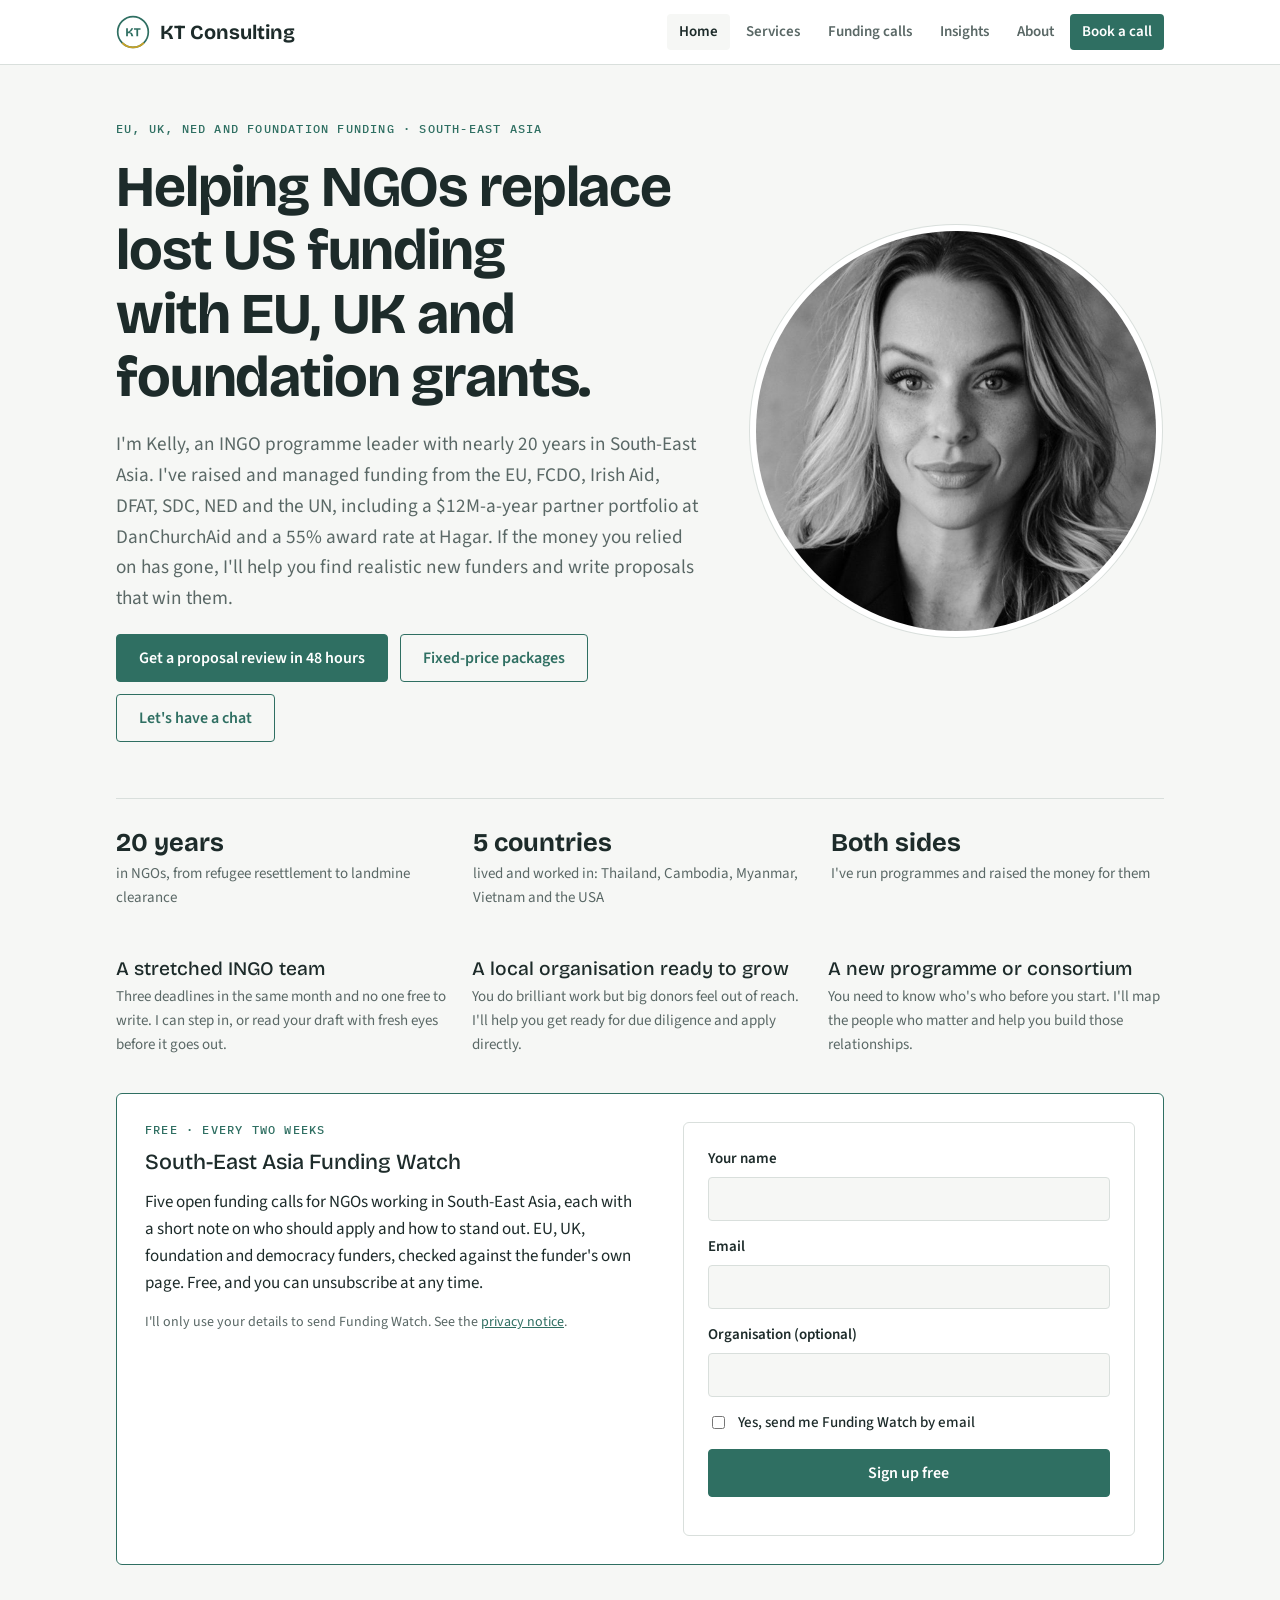
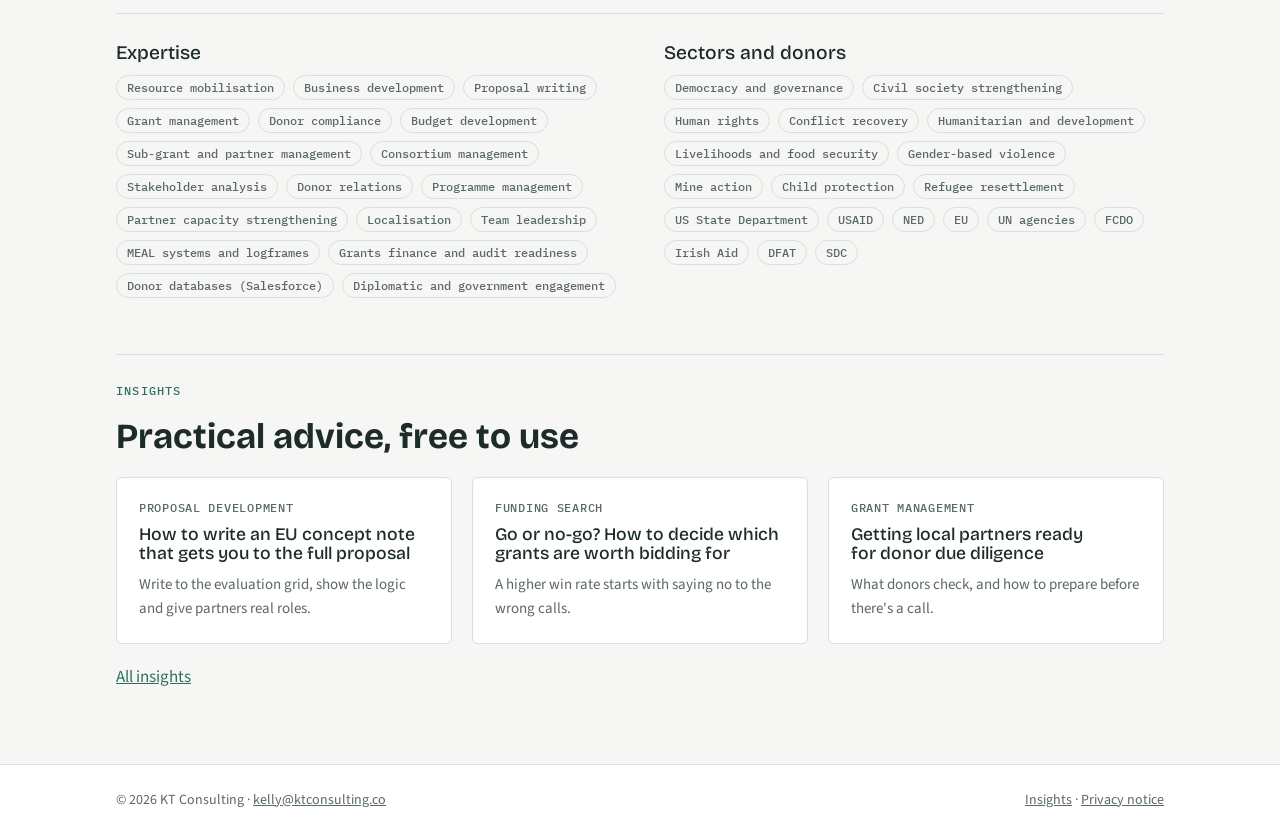
<file: index.html>
<!doctype html>
<html lang="en-GB">
<head>
<meta charset="utf-8">
<meta name="viewport" content="width=device-width, initial-scale=1, viewport-fit=cover">
<title>Kelly Tsanova | Proposal Writing &amp; Grants Consultant for NGOs | KT Consulting</title>
<meta name="description" content="Kelly Tsanova helps NGOs replace lost US funding with EU, UK, NED and foundation grants: fixed-price proposal reviews, donor switch sprints, concept notes and full proposals. Nearly 20 years with INGOs in South-East Asia.">
<meta property="og:title" content="Kelly Tsanova | Proposal writing and grants consultant for NGOs">
<meta property="og:description" content="Proposal development, grant management, stakeholder mapping and donor engagement for INGOs and local partners.">
<meta property="og:type" content="website">
<meta property="og:site_name" content="KT Consulting">
<meta property="og:locale" content="en_GB">
<meta property="og:image" content="https://ktconsulting.co/kelly-tsanova.jpg">
<meta property="og:image:alt" content="Kelly Tsanova, KT Consulting">
<meta name="twitter:card" content="summary">
<meta name="robots" content="index, follow">
<script type="application/ld+json">{"@context": "https://schema.org", "@type": "ProfessionalService", "name": "KT Consulting", "url": "https://ktconsulting.co/", "image": "https://ktconsulting.co/kelly-tsanova.jpg", "description": "Proposal development, grant management, stakeholder mapping and donor engagement for INGOs and local partners.", "areaServed": "Worldwide", "address": {"@type": "PostalAddress", "addressCountry": "GB"}, "founder": {"@type": "Person", "name": "Kelly Tsanova", "jobTitle": "Resource mobilisation and grants consultant", "sameAs": ["https://www.linkedin.com/in/kelly-tsanova-61b0494b/"], "@id": "https://ktconsulting.co/#kelly", "image": "https://ktconsulting.co/kelly-tsanova.jpg", "description": "Nearly 20 years in INGOs across South-East Asia, the US and the UK: proposal development, grant management and donor engagement.", "alumniOf": {"@type": "CollegeOrUniversity", "name": "Gordon College"}}, "knowsAbout": ["Resource mobilisation", "Proposal writing", "Grant management", "Donor compliance", "Stakeholder mapping", "Donor relations", "Localisation", "Consortium management", "Institutional donors", "USAID", "EU funding", "FCDO", "Proposal development", "MEAL"], "@id": "https://ktconsulting.co/#business", "logo": "https://ktconsulting.co/icon-512.png"}</script>
<script type="application/ld+json">{"@context": "https://schema.org", "@type": "WebSite", "@id": "https://ktconsulting.co/#website", "name": "KT Consulting", "alternateName": "KT Consulting – Kelly Tsanova", "url": "https://ktconsulting.co/", "publisher": {"@id": "https://ktconsulting.co/#business"}}</script>
<meta property="og:url" content="https://ktconsulting.co/">
<link rel="icon" href="/favicon.ico" sizes="48x48">
<link rel="icon" href="/favicon.svg" type="image/svg+xml">
<link rel="icon" href="/icon-192.png" type="image/png" sizes="192x192">
<link rel="apple-touch-icon" href="/apple-touch-icon.png">
<link rel="manifest" href="/site.webmanifest">
<meta name="theme-color" content="#2f6f62">
<link rel="canonical" href="https://ktconsulting.co/">

<link rel="preconnect" href="https://fonts.googleapis.com">
<link rel="stylesheet" href="https://fonts.googleapis.com/css2?family=Bricolage+Grotesque:opsz,wght@12..96,500;12..96,700&family=Source+Sans+3:wght@400;600&family=IBM+Plex+Mono:wght@500&display=swap">
<style>
*, *::before, *::after { box-sizing: border-box; }
body { margin: 0; }
img { max-width: 100%; }
[hidden] { display: none !important; }
:root { padding-top: env(safe-area-inset-top, 0px); padding-bottom: env(safe-area-inset-bottom, 0px); }
/* Layout: one-page site with a sticky top bar; four views (home, services, about, contact) swapped by nav, each a left-aligned column with an asymmetric two-track grid on wide screens. */
:root {
  --bg: #f6f7f5;
  --surface: #ffffff;
  --ink: #1d2b2a;
  --muted: #5a6866;
  --line: #d9dfdc;
  --accent: #2f6f62;
  --accent-ink: #ffffff;
  --mark: #fff1b8;
  --mark-line: #c9a227;
  --display: "Bricolage Grotesque", "Segoe UI", system-ui, sans-serif;
  --body: "Source Sans 3", "Helvetica Neue", Arial, sans-serif;
  --mono: "IBM Plex Mono", ui-monospace, Menlo, monospace;
}
@media (prefers-color-scheme: dark) { :root:not([data-theme="light"]) {
  --bg: #121a19; --surface: #192322; --ink: #e6ece9; --muted: #9aa8a5; --line: #2c3a38;
  --accent: #6cbfa9; --accent-ink: #0f1716; --mark: #3b3416; --mark-line: #c9a227; color-scheme: dark } }
:root[data-theme="dark"] {
  --bg: #121a19; --surface: #192322; --ink: #e6ece9; --muted: #9aa8a5; --line: #2c3a38;
  --accent: #6cbfa9; --accent-ink: #0f1716; --mark: #3b3416; --mark-line: #c9a227; color-scheme: dark }

body { background: var(--bg); color: var(--ink); font: 17px/1.6 var(--body); }
body::before { content: ""; position: fixed; inset: 0 0 auto; height: env(safe-area-inset-top, 0px); z-index: 10; background: var(--surface); }
.wrap { max-width: 1080px; margin: 0 auto; padding-left: max(16px, env(safe-area-inset-left, 0px)); padding-right: max(16px, env(safe-area-inset-right, 0px)); }
h1, h2, h3 { font-family: var(--display); line-height: 1.1; text-wrap: balance; margin: 0; }
h1 { font-size: clamp(2.2rem, 5vw, 3.6rem); font-weight: 700; letter-spacing: -0.02em; }
h2 { font-size: clamp(1.6rem, 3vw, 2.2rem); font-weight: 700; }
h3 { font-size: 1.2rem; font-weight: 500; }
p { margin: 0; max-width: 62ch; }
a { color: var(--accent); }
:focus-visible { outline: 2px solid var(--accent); outline-offset: 3px; border-radius: 2px; }

.ph { background: var(--mark); box-shadow: inset 0 -2px 0 var(--mark-line); padding: 0 3px; border-radius: 2px; }
body.clean .ph { background: none; box-shadow: none; padding: 0; }

.banner { background: var(--mark); border-bottom: 1px solid var(--mark-line); font-size: 14px; }
.banner .wrap { display: flex; flex-wrap: wrap; gap: 8px 16px; align-items: center; justify-content: space-between; padding-block: 8px; }
.banner button { font: 600 13px var(--body); background: none; border: 1px solid var(--mark-line); color: var(--ink); border-radius: 4px; padding: 3px 10px; cursor: pointer; }

header { position: sticky; top: env(safe-area-inset-top, 0px); z-index: 5; background: var(--surface); border-bottom: 1px solid var(--line); }
header .wrap { display: flex; flex-wrap: wrap; align-items: center; justify-content: space-between; gap: 10px 24px; padding-block: 14px; }
.brand { font: 700 1.25rem var(--display); color: var(--ink); text-decoration: none; display: flex; align-items: center; gap: 10px; }
.brand .logo { width: 34px; height: 34px; display: block; }
.brand .logo-dark { display: none; }
@media (prefers-color-scheme: dark) { :root:not([data-theme="light"]) .brand .logo-light { display: none; } :root:not([data-theme="light"]) .brand .logo-dark { display: block; } }
:root[data-theme="dark"] .brand .logo-light { display: none; }
:root[data-theme="dark"] .brand .logo-dark { display: block; }
nav { display: flex; flex-wrap: wrap; gap: 4px; }
nav a { text-decoration: none; color: var(--muted); font-weight: 600; font-size: 15px; padding: 6px 12px; border-radius: 4px; }
nav a:hover { color: var(--ink); }
nav a[aria-current="page"] { color: var(--ink); background: var(--bg); }
nav a.cta { background: var(--accent); color: var(--accent-ink); }

main section { padding-block: 56px 72px; }
.eyebrow { font: 500 12px var(--mono); letter-spacing: 0.1em; text-transform: uppercase; color: var(--accent); }
.stack { display: flex; flex-direction: column; gap: 20px; }
.hero { display: grid; grid-template-columns: 1.4fr 1fr; gap: 48px; align-items: center; }
.hero .lede { font-size: 1.2rem; color: var(--muted); }
.btns { display: flex; flex-wrap: wrap; gap: 12px; }
.btn { display: inline-block; font: 600 16px var(--body); padding: 12px 22px; border-radius: 4px; text-decoration: none; border: 1.5px solid var(--accent); cursor: pointer; }
.btn.primary { background: var(--accent); color: var(--accent-ink); }
.btn.ghost { background: transparent; color: var(--accent); }
.photo { aspect-ratio: 4 / 5; max-width: 100%; border: 1.5px dashed var(--line); border-radius: 6px; background: repeating-linear-gradient(135deg, transparent 0 14px, var(--line) 14px 15px); display: grid; place-items: center; color: var(--muted); font: 500 13px var(--mono); text-align: center; padding: 16px; }

.strip { margin-top: 56px; padding-top: 28px; border-top: 1px solid var(--line); display: grid; grid-template-columns: repeat(3, 1fr); gap: 24px; }
.clients { margin-top: 48px; display: grid; grid-template-columns: repeat(3, 1fr); gap: 20px; }
.clients div { display: flex; flex-direction: column; gap: 6px; min-width: 0; }
.clients p { color: var(--muted); font-size: 15px; }
.deliver { margin: 0; padding: 0; list-style: none; display: flex; flex-wrap: wrap; gap: 8px; }
.headshot { width: 100%; max-width: 400px; aspect-ratio: 1; height: auto; border-radius: 50%; object-fit: cover; justify-self: center; background: var(--line); box-shadow: 0 0 0 6px var(--surface), 0 0 0 7px var(--line); }
.expertise { margin-top: 48px; padding-top: 28px; border-top: 1px solid var(--line); display: grid; grid-template-columns: 1fr 1fr; gap: 24px 48px; }
.expertise > div { display: flex; flex-direction: column; gap: 12px; min-width: 0; }
@media (max-width: 820px) { .expertise { grid-template-columns: 1fr; } }
.rates { margin-top: 36px; background: var(--surface); border: 1px solid var(--line); border-radius: 6px; padding: 24px; display: grid; grid-template-columns: repeat(3, 1fr); gap: 20px 32px; }
.rates > div { display: flex; flex-direction: column; gap: 4px; min-width: 0; }
.rates strong { font: 700 1.8rem var(--display); font-variant-numeric: tabular-nums; }
.rates strong small { font: 500 14px var(--body); color: var(--muted); }
.rates span { color: var(--muted); font-size: 15px; }
.rates p.note { grid-column: 1 / -1; max-width: none; }
@media (max-width: 820px) { .rates { grid-template-columns: 1fr; } }
.timeline { list-style: none; margin: 0; padding: 0; display: flex; flex-direction: column; border-left: 2px solid var(--line); }
.timeline li { display: grid; grid-template-columns: 7.5em 1fr; gap: 4px 16px; padding: 10px 0 10px 16px; position: relative; }
.timeline li::before { content: ""; position: absolute; left: -6px; top: 17px; width: 10px; height: 10px; border-radius: 50%; background: var(--surface); border: 2px solid var(--accent); box-sizing: border-box; }
.timeline .yr { font: 500 13px var(--mono); color: var(--muted); font-variant-numeric: tabular-nums; padding-top: 2px; }
.timeline strong { display: block; }
.timeline .org { color: var(--muted); font-size: 15px; }
@media (max-width: 480px) { .timeline li { grid-template-columns: 1fr; } }
.deliver li { font: 500 12px var(--mono); border: 1px solid var(--line); border-radius: 999px; padding: 4px 10px; color: var(--muted); }
.strip.proof { margin-top: 0; padding-top: 0; border-top: 0; grid-template-columns: repeat(4, 1fr); }
@media (max-width: 820px) { .strip.proof { grid-template-columns: 1fr 1fr; } }
.strip div { display: flex; flex-direction: column; gap: 4px; min-width: 0; }
.strip strong { font: 700 1.6rem var(--display); }
.strip span { color: var(--muted); font-size: 15px; }

.pkg-head { margin-top: 36px; gap: 10px; } .pkg-head h3 { margin: 0; font-size: 1.35rem; } .pkg-head p { margin: 0; color: var(--muted); }
.packages { margin-top: 20px; grid-template-columns: repeat(3, 1fr); } .packages .fee { font-size: 15px; color: var(--ink); font-weight: 600; }
.founding { margin-top: 16px; }
.tiers { grid-column: 1 / -1; display: flex; flex-direction: column; gap: 4px; border-top: 1px solid var(--line); padding-top: 16px; } .tiers p { margin: 0; font-size: 15px; }
.watch form { display: flex; flex-direction: column; gap: 14px; }
label.check { flex-direction: row; align-items: center; gap: 10px; font-weight: 500; } label.check input { width: auto; }
@media (max-width: 1000px) { .packages { grid-template-columns: 1fr 1fr; } }
@media (max-width: 820px) { .packages { grid-template-columns: 1fr; } }
.services { display: grid; grid-template-columns: repeat(2, 1fr); gap: 20px; margin-top: 36px; }
.svc { background: var(--surface); border: 1px solid var(--line); border-radius: 6px; padding: 24px; display: flex; flex-direction: column; gap: 12px; min-width: 0; }
.svc ul { margin: 0; padding-left: 18px; color: var(--muted); font-size: 15px; }
.finder { margin-top: 36px; background: var(--surface); border: 1.5px solid var(--accent); border-radius: 6px; padding: 28px; display: grid; grid-template-columns: 1.1fr 1fr; gap: 24px 40px; }
.finder > div { display: flex; flex-direction: column; gap: 14px; min-width: 0; }
.finder h3 { margin: 0; font-size: 1.35rem; text-wrap: balance; }
.finder p { margin: 0; }
.finder ol { margin: 0; padding-left: 20px; display: flex; flex-direction: column; gap: 10px; }
.finder ol li span { color: var(--muted); font-size: 15px; }
.calls-head { display: flex; flex-wrap: wrap; align-items: end; justify-content: space-between; gap: 16px; }
.calls-tools { display: flex; flex-wrap: wrap; gap: 8px; }
.calls-tools button { font: 500 13px var(--mono); background: var(--surface); color: var(--muted); border: 1px solid var(--line); border-radius: 999px; padding: 5px 12px; cursor: pointer; }
.calls-tools button[aria-pressed="true"] { background: var(--accent); color: var(--accent-ink); border-color: var(--accent); }
.calls { margin-top: 24px; display: grid; grid-template-columns: repeat(2, 1fr); gap: 20px; }
.call { background: var(--surface); border: 1px solid var(--line); border-radius: 6px; padding: 22px; display: flex; flex-direction: column; gap: 12px; min-width: 0; }
.call h3 { margin: 0; font-size: 1.1rem; text-wrap: balance; }
.call .funder { font: 500 12px var(--mono); letter-spacing: 0.06em; text-transform: uppercase; color: var(--muted); }
.call dl { margin: 0; display: grid; grid-template-columns: auto 1fr; gap: 4px 14px; font-size: 15px; }
.call dt { color: var(--muted); }
.call dd { margin: 0; font-variant-numeric: tabular-nums; min-width: 0; }
.call .soon { color: var(--accent); font-weight: 600; }
.call .fit { margin: 0; font-size: 15px; padding: 10px 12px; background: var(--bg); border-radius: 4px; }
.call .actions { margin-top: auto; display: flex; flex-wrap: wrap; gap: 10px; align-items: center; }
.call .actions .btn { padding: 9px 16px; font-size: 15px; }
.calls-empty { margin-top: 24px; padding: 24px; border: 1.5px dashed var(--line); border-radius: 6px; color: var(--muted); }
@media (max-width: 820px) { .calls { grid-template-columns: 1fr; } }
.finder-fee { margin-top: auto; padding-top: 12px; border-top: 1px solid var(--line); font: 500 13px var(--mono); color: var(--muted); }
.finder .match { font: 500 12px var(--mono); letter-spacing: 0.06em; text-transform: uppercase; color: var(--muted); }
@media (max-width: 820px) { .finder { grid-template-columns: 1fr; } }
.svc .fee { margin-top: auto; padding-top: 12px; border-top: 1px solid var(--line); font: 500 13px var(--mono); color: var(--muted); }

.process { list-style: none; margin: 48px 0 0; padding: 0; display: grid; grid-template-columns: repeat(4, 1fr); gap: 20px; }
.process li { display: flex; flex-direction: column; gap: 8px; padding-top: 16px; border-top: 2px solid var(--accent); min-width: 0; }
.process .n { font: 500 12px var(--mono); color: var(--accent); }
.process p { color: var(--muted); font-size: 15px; }

.about { display: grid; grid-template-columns: 1fr 1.5fr; gap: 48px; align-items: start; }
.creds { display: flex; flex-wrap: wrap; gap: 8px; }
.creds span { font: 500 12px var(--mono); border: 1px solid var(--line); border-radius: 999px; padding: 4px 12px; color: var(--muted); }
blockquote { margin: 0; padding: 20px 24px; background: var(--surface); border-left: 3px solid var(--accent); font-size: 1.05rem; }
blockquote footer { margin-top: 10px; font-size: 14px; color: var(--muted); }

.contact { display: grid; grid-template-columns: 1fr 1.3fr; gap: 48px; align-items: start; }
.details { display: flex; flex-direction: column; gap: 16px; }
.details dt { font: 500 12px var(--mono); text-transform: uppercase; letter-spacing: 0.08em; color: var(--muted); }
.details dd { margin: 2px 0 0; font-weight: 600; user-select: all; }
form { background: var(--surface); border: 1px solid var(--line); border-radius: 6px; padding: 24px; display: flex; flex-direction: column; gap: 16px; min-width: 0; }
label { display: flex; flex-direction: column; gap: 6px; font-weight: 600; font-size: 15px; }
input, select, textarea { font: 16px var(--body); color: var(--ink); background: var(--bg); border: 1px solid var(--line); border-radius: 4px; padding: 10px 12px; width: 100%; box-sizing: border-box; }
textarea { min-height: 120px; resize: vertical; }
.note { font-size: 14px; color: var(--muted); }
.sent { padding: 12px 14px; border-radius: 4px; background: var(--bg); border: 1px solid var(--accent); font-size: 15px; }

footer.site { border-top: 1px solid var(--line); background: var(--surface); font-size: 14px; color: var(--muted); }
footer.site a { color: inherit; }
.work { margin-top: 56px; padding-top: 28px; border-top: 1px solid var(--line); display: flex; flex-direction: column; gap: 20px; }
.work h2 { margin: 0; }
.cases { display: grid; grid-template-columns: repeat(3, 1fr); gap: 20px; }
.case { background: var(--surface); border: 1px solid var(--line); border-radius: 6px; padding: 22px; display: flex; flex-direction: column; gap: 10px; min-width: 0; }
.case h3 { margin: 0; font-size: 1.1rem; text-wrap: balance; }
.case h3 a { color: var(--ink); text-decoration: none; }
.case h3 a:hover { color: var(--accent); }
.case .where { font: 500 12px var(--mono); letter-spacing: 0.06em; text-transform: uppercase; color: var(--muted); }
.case p { margin: 0; font-size: 15px; color: var(--muted); }
.case .result { margin-top: auto; padding-top: 10px; border-top: 1px solid var(--line); color: var(--ink); }
.case .result b { color: var(--accent); }
.cv { display: flex; flex-wrap: wrap; align-items: center; gap: 12px 16px; }
.cv .note { margin: 0; }
@media (max-width: 820px) { .cases { grid-template-columns: 1fr; } }
.policy { max-width: 72ch; }
.policy h3 { margin-top: 28px; }
.policy ul { padding-left: 20px; }
footer.site .wrap { display: flex; flex-wrap: wrap; justify-content: space-between; gap: 8px 24px; padding-block: 24px; }

@media (max-width: 820px) {
  .hero, .about, .contact { grid-template-columns: 1fr; gap: 32px; }
  .photo { aspect-ratio: 16 / 10; }
  .headshot { max-width: 260px; justify-self: start; }
  .services, .clients { grid-template-columns: 1fr; }
  .process { grid-template-columns: 1fr 1fr; }
}
@media (max-width: 480px) {
  .strip { grid-template-columns: 1fr; }
  .process { grid-template-columns: 1fr; }
  main section { padding-block: 36px 48px; }
}
@media (prefers-reduced-motion: no-preference) { html { scroll-behavior: smooth; } }
</style>
</head>
<body>



<header>
  <div class="wrap">
    <a class="brand" href="#home" data-view="home"><img class="logo logo-light" src="/kt-mark.svg" alt="" width="34" height="34"><img class="logo logo-dark" src="/kt-mark-dark-bg.svg" alt="" width="34" height="34"><span>KT Consulting</span></a>
    <nav aria-label="Main">
      <a href="#home" data-view="home">Home</a>
      <a href="#services" data-view="services">Services</a>
      <a href="#opportunities" data-view="opportunities">Funding calls</a>
      <a href="/insights/">Insights</a>
      <a href="#about" data-view="about">About</a>
      <a href="#contact" data-view="contact" class="cta">Book a call</a>
    </nav>
  </div>
</header>

<main>
  <section id="home" class="wrap">
    <div class="hero">
      <div class="stack">
        <span class="eyebrow">EU, UK, NED and foundation funding · South-East Asia</span>
        <h1>Helping NGOs replace lost US funding with EU, UK and foundation grants.</h1>
        <p class="lede">I'm Kelly, an INGO programme leader with nearly 20 years in South-East Asia. I've raised and managed funding from the EU, FCDO, Irish Aid, DFAT, SDC, NED and the UN, including a $12M-a-year partner portfolio at DanChurchAid and a 55% award rate at Hagar. If the money you relied on has gone, I'll help you find realistic new funders and write proposals that win them.</p>
        <div class="btns">
          <a class="btn primary" href="#contact" data-view="contact" data-topic="Proposal review (48 hours)">Get a proposal review in 48 hours</a>
          <a class="btn ghost" href="#packages" data-view="services">Fixed-price packages</a>
          <a class="btn ghost" href="#contact" data-view="contact">Let's have a chat</a>
        </div>
      </div>
      <img class="headshot" id="hs-home" alt="Kelly Tsanova" src="[data-uri]">
    </div>
    <div class="strip">
      <div><strong>20 years</strong><span>in NGOs, from refugee resettlement to landmine clearance</span></div>
      <div><strong>5 countries</strong><span>lived and worked in: Thailand, Cambodia, Myanmar, Vietnam and the USA</span></div>
      <div><strong>Both sides</strong><span>I've run programmes and raised the money for them</span></div>
    </div>
    <div class="clients">
      <div><h3>A stretched INGO team</h3><p>Three deadlines in the same month and no one free to write. I can step in, or read your draft with fresh eyes before it goes out.</p></div>
      <div><h3>A local organisation ready to grow</h3><p>You do brilliant work but big donors feel out of reach. I'll help you get ready for due diligence and apply directly.</p></div>
      <div><h3>A new programme or consortium</h3><p>You need to know who's who before you start. I'll map the people who matter and help you build those relationships.</p></div>
    </div>
    <div class="finder watch" id="watch">
      <div>
        <span class="eyebrow">Free · Every two weeks</span>
        <h3>South-East Asia Funding Watch</h3>
        <p>Five open funding calls for NGOs working in South-East Asia, each with a short note on who should apply and how to stand out. EU, UK, foundation and democracy funders, checked against the funder's own page. Free, and you can unsubscribe at any time.</p>
        <p class="note">I'll only use your details to send Funding Watch. See the <a href="#privacy" data-view="privacy">privacy notice</a>.</p>
      </div>
      <form id="watch-form" novalidate>
        <input type="hidden" name="_subject" value="Funding Watch sign-up">
        <input type="hidden" name="_template" value="table">
        <input type="hidden" name="list" value="South-East Asia Funding Watch">
        <p hidden><label>Leave this empty<input name="_honey"></label></p>
        <label for="w-name">Your name<input id="w-name" name="name" autocomplete="name" required></label>
        <label for="w-email">Email<input id="w-email" name="email" type="email" autocomplete="email" required></label>
        <label for="w-org">Organisation (optional)<input id="w-org" name="org" autocomplete="organization"></label>
        <label class="check"><input type="checkbox" name="consent" value="yes" required> Yes, send me Funding Watch by email</label>
        <button class="btn primary" type="submit">Sign up free</button>
        <p class="note" id="watch-note" aria-live="polite"></p>
      </form>
    </div>
    <div class="expertise">
      <div>
        <h3>Expertise</h3>
        <ul class="deliver" aria-label="Expertise"><li>Resource mobilisation</li><li>Business development</li><li>Proposal writing</li><li>Grant management</li><li>Donor compliance</li><li>Budget development</li><li>Sub-grant and partner management</li><li>Consortium management</li><li>Stakeholder analysis</li><li>Donor relations</li><li>Programme management</li><li>Partner capacity strengthening</li><li>Localisation</li><li>Team leadership</li><li>MEAL systems and logframes</li><li>Grants finance and audit readiness</li><li>Donor databases (Salesforce)</li><li>Diplomatic and government engagement</li></ul>
      </div>
      <div>
        <h3>Sectors and donors</h3>
        <ul class="deliver" aria-label="Sectors and donors"><li>Democracy and governance</li><li>Civil society strengthening</li><li>Human rights</li><li>Conflict recovery</li><li>Humanitarian and development</li><li>Livelihoods and food security</li><li>Gender-based violence</li><li>Mine action</li><li>Child protection</li><li>Refugee resettlement</li><li>US State Department</li><li>USAID</li><li>NED</li><li>EU</li><li>UN agencies</li><li>FCDO</li><li>Irish Aid</li><li>DFAT</li><li>SDC</li></ul>
      </div>
    </div>
    <div class="work">
      <span class="eyebrow">Insights</span>
      <h2>Practical advice, free to use</h2>
      <div class="cases">
        <article class="case"><span class="where">Proposal development</span><h3><a href="/insights/how-to-write-an-eu-concept-note/">How to write an EU concept note that gets you to the full proposal</a></h3><p>Write to the evaluation grid, show the logic and give partners real roles.</p></article>
        <article class="case"><span class="where">Funding search</span><h3><a href="/insights/go-no-go-decide-which-grants-to-bid-for/">Go or no-go? How to decide which grants are worth bidding for</a></h3><p>A higher win rate starts with saying no to the wrong calls.</p></article>
        <article class="case"><span class="where">Grant management</span><h3><a href="/insights/getting-local-partners-ready-for-donor-due-diligence/">Getting local partners ready for donor due diligence</a></h3><p>What donors check, and how to prepare before there's a call.</p></article>
      </div>
      <p><a href="/insights/">All insights</a></p>
    </div>
  </section>

  <section id="services" class="wrap" hidden>
    <div class="stack">
      <span class="eyebrow">Services</span>
      <h2>How I can help</h2>
      <p class="lede">I can help with a single bid, a whole funding cycle, or join your team a few days a month. Either way, we'll agree the scope and the price before anything starts, so there are no surprises.</p>
    </div>
    <div class="pkg-head stack" id="packages">
      <span class="eyebrow">Fixed-price packages</span>
      <h3>Know the price before we start</h3>
      <p>Most clients start with a review or a sprint. Prices are in US dollars, with UK charity prices in pounds; I'm happy to quote in euros too.</p>
    </div>
    <div class="services packages">
      <article class="svc">
        <h3>Proposal review in 48 hours</h3>
        <p>Send me your draft before it goes in. I score it against the donor's own criteria, mark up the text, and talk you through the fixes on a 30-minute call.</p>
        <ul class="deliver"><li>Scored against the evaluation grid</li><li>Tracked edits</li><li>30-minute call</li></ul>
        <span class="fee">$650 · UK charities £450</span>
      </article>
      <article class="svc">
        <h3>Donor switch sprint</h3>
        <p>For organisations that have lost a major funder. In five working days you get a realistic map of new donors, a 12-month bid calendar, and your first concept note.</p>
        <ul class="deliver"><li>10 to 15 matched non-US donors</li><li>12-month bid calendar</li><li>One concept note drafted</li></ul>
        <span class="fee">$2,400 · UK charities £1,800</span>
      </article>
      <article class="svc">
        <h3>Concept note</h3>
        <p>One EU, FCDO or foundation concept note, written with your team to the donor's template and ready to submit.</p>
        <ul class="deliver"><li>Problem and theory of change</li><li>Partner roles</li><li>Indicative budget</li></ul>
        <span class="fee">$1,500 · UK charities £1,100</span>
      </article>
      <article class="svc">
        <h3>Full proposal</h3>
        <p>I lead the full application with your programme team: narrative, logframe and budget narrative, checked line by line against the donor's rules.</p>
        <ul class="deliver"><li>Narrative</li><li>Logframe and results framework</li><li>Budget narrative</li><li>Final compliance check</li></ul>
        <span class="fee">From $4,500 · UK charities from £3,500</span>
      </article>
      <article class="svc">
        <h3>NED and democracy grants</h3>
        <p>As IRI's Resident Program Director for South-East Asia, I worked with NED and US State Department democracy funding from the inside, alongside EU human rights and civil society funding. I help partners prepare applications, strengthen results frameworks and stay compliant once funded.</p>
        <ul class="deliver"><li>NED application support</li><li>Results frameworks</li><li>Compliance and reporting</li></ul>
        <span class="fee">Review $650 · application from $1,500</span>
      </article>
      <article class="svc">
        <h3>Bid support for firms</h3>
        <p>For consulting firms bidding on EU, FCDO and ADB work in South-East Asia: a proposal writer or a regional expert on civil society, governance, GBV and partner capacity.</p>
        <ul class="deliver"><li>Proposal writing</li><li>Non-key expert inputs</li><li>Partner and context analysis</li></ul>
        <span class="fee">$450 to $550 per day</span>
      </article>
    </div>
    <p class="note founding"><strong>Founding clients:</strong> the first three organisations to book before 31 January 2027 get 25% off any package, in return for a short testimonial.</p>
    <div class="finder" id="funding">
      <div>
        <span class="eyebrow">New · Funding search</span>
        <h3>Not sure where your next grant is coming from? I'll find it.</h3>
        <p>Most small teams don't have time to watch every donor portal. I track open calls from institutional donors, foundations and pooled funds, pick out the ones your organisation can genuinely win, and bring them to you with an honest view of your chances. If you want to go for one, I'll write the bid with you.</p>
        <span class="match">Where I'm strongest</span>
        <ul class="deliver"><li>Democracy and governance</li><li>Civil society strengthening</li><li>Localisation and local partners</li><li>Mine action</li><li>Child protection</li><li>Humanitarian and development</li><li>Consortium bids</li></ul>
        <div class="btns"><a class="btn primary" href="#contact" data-view="contact" data-topic="Funding search">Ask me to find funding for you</a></div>
      </div>
      <div>
        <span class="match">How it works</span>
        <ol>
          <li><strong>A short call about you.</strong> <span>Your mission, where you work, your budget size and the donors you already know.</span></li>
          <li><strong>A funding shortlist.</strong> <span>Open calls and upcoming rounds you're eligible for, each with the deadline, award size and what the donor looks for.</span></li>
          <li><strong>An honest fit check.</strong> <span>Which ones are worth your time, and what would make your application stronger.</span></li>
          <li><strong>The bid, if you want it.</strong> <span>I write it with your team, from concept note to final submission, and stay on for grant management once it's won.</span></li>
        </ol>
        <span class="finder-fee">Shortlist for one day's fee (£375) · then my usual proposal rates</span>
      </div>
    </div>
    <div class="services">
      <article class="svc">
        <h3>Proposal development</h3>
        <p>I write concept notes and full proposals with your programme team, not for them. The ideas stay yours. I help shape them into a case a donor can't ignore.</p>
        <ul class="deliver"><li>Go / no-go analysis</li><li>Concept notes</li><li>Theory of change</li><li>Logframe and results framework</li><li>Budget development</li><li>Budget narrative</li><li>Final review</li></ul>
        <span class="fee">Per proposal · fixed fee</span>
      </article>
      <article class="svc">
        <h3>Grant management</h3>
        <p>Winning the grant is the start. I'll help you keep it on track, from kick-off to close-out, so reports go in on time and audits don't keep anyone up at night.</p>
        <ul class="deliver"><li>Donor compliance</li><li>Narrative and financial reporting</li><li>Sub-grant management</li><li>Partner due diligence</li><li>Risk management</li><li>Audit readiness</li><li>Amendments</li><li>Close-out</li></ul>
        <span class="fee">Monthly retainer or day rate</span>
      </article>
      <article class="svc">
        <h3>Stakeholder mapping</h3>
        <p>Who really matters in your sector or country, and how are they connected? Donors, government, peers and communities. I'll draw you a clear picture and a plan to reach them.</p>
        <ul class="deliver"><li>Stakeholder analysis</li><li>Actor and power mapping</li><li>Context analysis</li><li>Partnership development</li><li>Engagement strategy</li></ul>
        <span class="fee">Fixed fee · 2–4 weeks</span>
      </article>
      <article class="svc">
        <h3>Donor engagement</h3>
        <p>The best proposals start long before the call opens. I'll help you get to know the right donors, and help them get to know you.</p>
        <ul class="deliver"><li>Resource mobilisation strategy</li><li>Donor mapping</li><li>Funding pipeline management</li><li>Relationship management</li><li>Donor briefings</li><li>Positioning</li></ul>
        <span class="fee">Fixed fee or retainer</span>
      </article>
    </div>
    <div class="rates" aria-label="Rates">
      <div><span class="eyebrow">Hourly</span><strong>£50 <small>per hour</small></strong><span>Reviews, editing and short pieces of advice</span></div>
      <div><span class="eyebrow">Daily</span><strong>£375 <small>per day</small></strong><span>Proposal development, grant management and strategy work</span></div>
      <div><span class="eyebrow">Local partners</span><strong>£300 <small>per day</small></strong><span>Reduced rate for local and national organisations</span></div>
      <div class="tiers"><span class="eyebrow">Longer assignments</span>
        <p><strong>10 to 19 days:</strong> £350 per day · <strong>20 days or more:</strong> £325 per day · <strong>Monthly retainer</strong> (at least 4 days a month for 3 months or more): £325 per day, with days booked in advance. Local partner rate stays at £300.</p></div>
      <p class="note">Fixed-fee quotes are available for full proposals and retainers. Rates exclude VAT, travel and per diems. I'm happy to quote in USD or EUR.</p>
    </div>
    <ol class="process" aria-label="How a proposal comes together">
      <li><span class="n">STEP 1</span><h3>Is it worth it?</h3><p>An honest look at whether this donor and this call are right for you, before anyone loses a weekend writing.</p></li>
      <li><span class="n">STEP 2</span><h3>Concept note</h3><p>We agree the big idea together with your team and partners, in a few clear pages.</p></li>
      <li><span class="n">STEP 3</span><h3>Full proposal</h3><p>Narrative, logframe and budget written side by side, and checked line by line against the donor's rules.</p></li>
      <li><span class="n">STEP 4</span><h3>Send and follow up</h3><p>A final check, submission, and help with the donor's questions and the award negotiation.</p></li>
    </ol>
  </section>

  <section id="opportunities" class="wrap" hidden>
    <div class="stack">
      <span class="eyebrow">Funding calls</span>
      <div class="calls-head">
        <div class="stack">
          <h2>Open funding for NGOs and INGOs</h2>
          <p class="lede">A hand-picked list of calls that are open now, from institutional donors, foundations and pooled funds. I check each one against the funder's own page. If one fits your work, I can help you decide whether to go for it and write the bid with you.</p>
        </div>
      </div>
      <div class="calls-tools" id="calls-filter" aria-label="Filter by sector"></div>
    </div>
    <div class="calls" id="calls"></div>
    <p class="calls-empty" id="calls-empty" hidden>The list is being refreshed. In the meantime, <a href="#contact" data-view="contact" data-topic="Funding search">tell me about your organisation</a> and I'll send you calls that fit.</p>
    <p class="note" id="calls-updated"></p>
    <p class="note">Want five of these in your inbox every two weeks? <a href="#watch" data-view="home">Sign up for South-East Asia Funding Watch</a>, free.</p>
    <p class="note">Always check eligibility and deadlines on the funder's website before you apply. Listing a call doesn't mean KT Consulting is connected to the funder.</p>
  </section>

  <section id="about" class="wrap" hidden>
    <div class="about">
      <img class="headshot" alt="Kelly Tsanova" src="">
      <div class="stack">
        <span class="eyebrow">About</span>
        <h2>Hi, I'm Kelly</h2>
        <p>My first job in this world was helping refugee families settle into new lives in Washington DC. Seeing what the right support could do for a family stayed with me. It's why I've spent the last 20 years working where good programmes meet the money that makes them possible.</p>
        <p>That path took me to Hanoi with Hagar, to Yangon with MAG clearing landmines, and to Phnom Penh with Goutte d'eau and then DanChurchAid, where I led the programme team as Head of Programme. Most recently I was Resident Program Director for the International Republican Institute in Bangkok, where I led democracy and governance programming.</p>
        <p>Along the way I've sat on both sides of the table. I've managed the programmes, and I've written the proposals and reports that fund them, for international institutional donors from the US National Endowment for Democracy to Irish Aid. That means I understand donor compliance, budgets and partner management from the inside, not just the writing. I started my own consultancy so smaller teams can have that kind of support without hiring it full time. I'm practical and down to earth, and I want your proposal to sound like you, not like a template.</p>
        <h3>Career</h3>
        <ol class="timeline" aria-label="Career history">
          <li><span class="yr">2023 – 2026</span><div><strong>Resident Program Director</strong><span class="org">International Republican Institute · Bangkok</span></div></li>
          <li><span class="yr">2018 – 2023</span><div><strong>Head of Programme</strong><span class="org">DanChurchAid · Phnom Penh</span></div></li>
          <li><span class="yr">2017 – 2018</span><div><strong>Technical Advisor, Grants &amp; Finance</strong><span class="org">Goutte d'eau child support network · Phnom Penh</span></div></li>
          <li><span class="yr">2014 – 2016</span><div><strong>Program Manager</strong><span class="org">MAG (Mines Advisory Group) · Yangon</span></div></li>
          <li><span class="yr">2013 – 2014</span><div><strong>Grants Manager</strong><span class="org">Catholic Charities of the Diocese of Arlington · Virginia</span></div></li>
          <li><span class="yr">2013</span><div><strong>Performance Quality Manager</strong><span class="org">Hagar International · Phnom Penh</span></div></li>
          <li><span class="yr">2011 – 2013</span><div><strong>Program Development Manager</strong><span class="org">Hagar International · Hanoi</span></div></li>
          <li><span class="yr">2008 – 2011</span><div><strong>Development &amp; Communications Manager</strong><span class="org">MAG America · Washington DC</span></div></li>
          <li><span class="yr">2005 – 2008</span><div><strong>Development, refugee resettlement and matching grants</strong><span class="org">Catholic Charities · Washington DC</span></div></li>
        </ol>
        <div class="creds">
          <span>MA Nationalism Studies, Central European University</span><span>BA History, Gordon College</span><span>Works in English</span><span>Institutional donors, from US NED to Irish Aid</span>
        </div>
        <div class="cv">
          <a class="btn ghost" href="kelly-tsanova-cv.pdf" target="_blank" rel="noopener">Download my CV (PDF)</a>
          <p class="note">Two pages, updated October 2026.</p>
        </div>
      </div>
    </div>
    <div class="work">
      <span class="eyebrow">Selected work</span>
      <h2>A few things I'm proud of</h2>
      <div class="strip proof">
        <div><strong>55% win rate</strong><span>more than half of grant bids won at Hagar International, Vietnam, with a 91% submission rate</span></div>
        <div><strong>+94%</strong><span>growth in annual giving in a year at MAG America, with a donor database 9 times larger</span></div>
        <div><strong>30+ projects</strong><span>in the donor-funded portfolio I directed at DanChurchAid, Cambodia</span></div>
        <div><strong>New office</strong><span>set up for MAG in Yangon, with diverse funding and a two-year growth plan</span></div>
      </div>
      <div class="cases">
        <article class="case">
          <span class="where">IRI · Bangkok · 2023 – 2026</span>
          <h3>Keeping democracy programmes funded in a tough region</h3>
          <p>As Resident Program Director, I led the design and funding of democracy and governance programmes, writing proposals and reports for US institutional donors including NED, and keeping awards compliant across partners.</p>
          <p class="result"><b>$2M portfolio</b> funded by USAID, the US State Department and NED, with sub-awards to around 12 local partners</p>
        </article>
        <article class="case">
          <span class="where">DanChurchAid · Phnom Penh · 2018 – 23</span>
          <h3>Growing a country programme with local partners</h3>
          <p>As Head of Programme, I led the programme team and the funding pipeline, managing institutional grants and sub-grants to Cambodian partners and preparing them to meet donor due diligence.</p>
          <p class="result"><b>$12M a year</b> across 30+ projects with 32 local partners, funded by the EU, SDC, Irish Aid, USAID, UNDP and the US State Department</p>
        </article>
        <article class="case">
          <span class="where">MAG · Washington DC and Yangon · 2008 – 16</span>
          <h3>Raising money for landmine clearance, then delivering the programmes</h3>
          <p>I raised US funding for mine action from Washington, then moved to Myanmar to manage the projects on the ground. Few people have seen a grant from both ends like that.</p>
          <p class="result"><b>$1M project</b> funded by the US State Department, the EU, DFAT and Irish Aid, laying the foundations for conflict recovery work in the early days of humanitarian mine action</p>
        </article>
      </div>
    </div>
  </section>

  <section id="contact" class="wrap" hidden>
    <div class="contact">
      <div class="stack">
        <span class="eyebrow">Contact</span>
        <h2>Let's have a chat</h2>
        <p>Whether you have a deadline next week or just an idea you'd like to fund, I'm happy to talk it through. The first call is free and there's no obligation. I'll get back to you within two working days.</p>
        <dl class="details">
          <div><dt>Email</dt><dd><a class="em" href="#contact" data-view="contact">kelly [at] ktconsulting.co</a></dd></div>
          <div><dt>Based in</dt><dd>United Kingdom · working remotely worldwide</dd></div>
          <div><dt>LinkedIn</dt><dd>linkedin.com/in/kelly-tsanova-61b0494b</dd></div>
        </dl>
      </div>
      <form id="enquiry" name="contact" method="POST" novalidate>
        <input type="hidden" name="_subject" value="New enquiry from ktconsulting.co">
        <input type="hidden" name="_template" value="table">
        <p hidden><label>Leave this empty<input name="_honey"></label></p>
        <label for="f-name">Your name<input id="f-name" name="name" autocomplete="name" required></label>
        <label for="f-email">Email<input id="f-email" name="email" type="email" autocomplete="email" required></label>
        <label for="f-org">Organisation<input id="f-org" name="org" autocomplete="organization"></label>
        <label for="f-topic">What do you need help with?
          <select id="f-topic" name="topic">
            <option>Proposal review (48 hours)</option><option>Donor switch sprint</option><option>NED and democracy grants</option><option>Funding search</option><option>Proposal development</option><option>Grant management</option><option>Stakeholder mapping</option><option>Donor engagement</option><option>Something else</option>
          </select>
        </label>
        <label for="f-deadline">Deadline, if there is one<input id="f-deadline" name="deadline" type="date"></label>
        <label for="f-msg">Tell me a little about it<textarea id="f-msg" name="message" required></textarea></label>
        <button class="btn primary" type="submit">Send to Kelly</button>
        <p class="note" id="form-note">Your message goes straight to Kelly. See the <a href="#privacy" data-view="privacy">privacy notice</a> for how your details are used.</p>
      </form>
    </div>
  </section>
  <section id="privacy" class="wrap" hidden>
    <div class="stack policy">
      <span class="eyebrow">Privacy notice</span>
      <h2>How I look after your details</h2>
      <p>This notice explains what happens to the information you share through this website. KT Consulting is run by Kelly Tsanova, a sole trader based in the United Kingdom, who is responsible for your data. If you have a question about it, email <a class="em" href="#contact" data-view="contact">kelly [at] ktconsulting.co</a>.</p>
      <h3>What I collect</h3>
      <p>If you sign up for Funding Watch, I receive your name, email address and, if you give it, your organisation. I use them only to send Funding Watch, and I delete them when you unsubscribe by replying to any issue.</p>
      <p>If you use the contact form, I receive your name, email address, organisation, the topic and deadline you choose, and your message. If you email me directly, I receive whatever you include in your email. The site has no accounts and sets no cookies. It counts visits anonymously with GoatCounter, which records the page viewed, the referring site, browser type and country, but never stores your IP address or anything that identifies you.</p>
      <h3>Why I use it</h3>
      <p>I use your details only to reply to your enquiry and, if we decide to work together, to prepare a proposal and contract. The legal basis is my legitimate interest in responding to people who contact me, or taking steps at your request before entering a contract. I never sell your details or add you to a mailing list.</p>
      <h3>Who else handles it</h3>
      <ul>
        <li><strong>FormSubmit</strong> (formsubmit.co) passes contact form messages on to my inbox.</li>
        <li><strong>Namecheap Private Email</strong> hosts my mailbox, where enquiries are stored.</li>
        <li><strong>GitHub Pages</strong> hosts this website and, like any web host, records visitors' IP addresses for security.</li>
        <li><strong>GoatCounter</strong> (goatcounter.com) provides the anonymous visit counts.</li>
        <li><strong>Google Fonts</strong> supplies the typefaces, so your browser sends your IP address to Google when the page loads.</li>
      </ul>
      <p>Some of these providers are based in the United States. They protect personal data under their own terms, including safeguards for international transfers.</p>
      <h3>How long I keep it</h3>
      <p>I keep enquiries for up to two years, then delete them. If you become a client, I keep project and invoicing records for six years, as UK tax rules require.</p>
      <h3>Your rights</h3>
      <p>You can ask to see the information I hold about you, have it corrected or deleted, or object to how I use it. Email me and I'll respond within one month. If you're unhappy with how I've handled your data, you can complain to the Information Commissioner's Office at <a href="https://ico.org.uk/make-a-complaint/" rel="noopener">ico.org.uk</a>.</p>
      <p class="note">Last updated 24 October 2026.</p>
    </div>
  </section>
</main>

<footer class="site">
  <div class="wrap">
    <span>© 2026 KT Consulting · <a class="em" href="#contact" data-view="contact">kelly [at] ktconsulting.co</a></span>
    <span><a href="/insights/">Insights</a> · <a href="#privacy" data-view="privacy">Privacy notice</a></span>
  </div>
</footer>

<script>
const views = ["home", "services", "opportunities", "about", "contact", "privacy"];
function show(v) {
  if (!views.includes(v)) v = "home";
  views.forEach(id => { document.getElementById(id).hidden = id !== v; });
  document.querySelectorAll("nav a").forEach(a => {
    if (a.dataset.view === v) a.setAttribute("aria-current", "page"); else a.removeAttribute("aria-current");
  });
  window.scrollTo(0, 0);
  if (window.goatcounter && window.goatcounter.count) window.goatcounter.count({ path: "/" + (v === "home" ? "" : v) });
}
document.addEventListener("click", e => {
  const a = e.target.closest("a[data-view]");
  if (!a) return;
  e.preventDefault();
  show(a.dataset.view);
  if (a.dataset.topic) { const t = document.getElementById("f-topic"); if (t) t.value = a.dataset.topic; }
  const anchor = { "#funding": "funding", "#packages": "packages", "#watch": "watch" }[a.getAttribute("href")];
  if (anchor) document.getElementById(anchor).scrollIntoView();
});
document.querySelectorAll("img.headshot").forEach(i => { if (!i.getAttribute("src")) i.src = document.getElementById("hs-home").src; });
const ANCHORS = { funding: "services", packages: "services", watch: "home" };
const startHash = (location.hash || "#home").slice(1);
show(ANCHORS[startHash] || startHash);
if (ANCHORS[startHash]) document.getElementById(startHash).scrollIntoView();


// The address is assembled here so it isn't sitting in the page for spam bots to collect.
const EMAIL = ["kelly", "ktconsulting.co"].join("@");
const FORM_KEY = EMAIL;
document.querySelectorAll("a.em").forEach(a => {
  a.textContent = EMAIL;
  a.href = "mailto:" + EMAIL;
  a.removeAttribute("data-view");
});
document.getElementById("enquiry").action = "https://formsubmit.co/" + FORM_KEY;

// Funding calls: loaded from funding.json, past deadlines hidden automatically.
const callsEl = document.getElementById("calls");
const fmtDate = d => new Date(d + "T00:00:00").toLocaleDateString("en-GB", { day: "numeric", month: "short", year: "numeric" });
function esc(t) { return String(t ?? "").replace(/[&<>"]/g, c => ({ "&": "&amp;", "<": "&lt;", ">": "&gt;", '"': "&quot;" }[c])); }
function renderCalls(list, sector) {
  const today = new Date(); today.setHours(0, 0, 0, 0);
  const open = list.filter(c => c.deadline === "Rolling" || new Date(c.deadline + "T23:59:59") >= today)
    .filter(c => !sector || (c.sectors || []).includes(sector))
    .sort((a, b) => (a.deadline === "Rolling") - (b.deadline === "Rolling") || String(a.deadline).localeCompare(String(b.deadline)));
  document.getElementById("calls-empty").hidden = open.length > 0;
  callsEl.innerHTML = open.map((c, i) => {
    let due = "Rolling";
    if (c.deadline !== "Rolling") {
      const days = Math.round((new Date(c.deadline + "T00:00:00") - today) / 864e5);
      due = fmtDate(c.deadline) + (days <= 21 ? ` <span class="soon">(${days === 0 ? "today" : days + " days left"})</span>` : "");
    }
    return `<article class="call">
      <span class="funder">${esc(c.funder)} · ${esc(c.type)}</span>
      <h3>${esc(c.title)}</h3>
      <dl><dt>Award</dt><dd>${esc(c.award)}</dd><dt>Deadline</dt><dd>${due}</dd><dt>Where</dt><dd>${esc(c.regions)}</dd><dt>Who can apply</dt><dd>${esc(c.eligible)}</dd></dl>
      <ul class="deliver">${(c.sectors || []).map(t => `<li>${esc(t)}</li>`).join("")}</ul>
      ${c.kelly_fit ? `<p class="fit"><strong>Kelly's fit:</strong> ${esc(c.kelly_fit)}</p>` : ""}
      <div class="actions"><a class="btn primary" href="#contact" data-view="contact" data-topic="Funding search" data-call="${i}">Get help with this bid</a><a href="${esc(c.url)}" target="_blank" rel="noopener">Official call page</a></div>
    </article>`;
  }).join("");
  callsEl._open = open;
}
fetch("funding.json", { cache: "no-cache" }).then(r => r.ok ? r.json() : []).catch(() => []).then(data => {
  const list = Array.isArray(data) ? data : (data.calls || []);
  const checked = list.map(c => c.checked).filter(Boolean).sort().pop();
  if (checked) document.getElementById("calls-updated").textContent = "List checked " + fmtDate(checked) + ".";
  const sectors = [...new Set(list.flatMap(c => c.sectors || []))].sort();
  const bar = document.getElementById("calls-filter");
  const mk = (label, val) => { const b = document.createElement("button"); b.type = "button"; b.textContent = label; b.setAttribute("aria-pressed", val === "" ? "true" : "false");
    b.addEventListener("click", () => { bar.querySelectorAll("button").forEach(x => x.setAttribute("aria-pressed", "false")); b.setAttribute("aria-pressed", "true"); renderCalls(list, val); }); return b; };
  if (list.length >= 8 && sectors.length > 1) { bar.append(mk("All", "")); sectors.forEach(t => bar.append(mk(t, t))); }
  renderCalls(list, "");
});
callsEl.addEventListener("click", e => {
  const a = e.target.closest("a[data-call]");
  if (!a) return;
  const c = callsEl._open[+a.dataset.call];
  const m = document.getElementById("f-msg");
  if (c && m) m.value = `I'm interested in "${c.title}" (${c.funder}). Could you help us decide whether to apply?`;
  const d = document.getElementById("f-deadline");
  if (c && d && c.deadline !== "Rolling") d.value = c.deadline;
});

const form = document.getElementById("enquiry");
form.addEventListener("submit", async e => {
  e.preventDefault();
  const note = document.getElementById("form-note");
  if (!form.checkValidity()) {
    note.className = "note";
    note.textContent = "Add your name, a valid email and a message, then send again.";
    return;
  }
  const btn = form.querySelector("button[type=submit]");
  btn.disabled = true;
  try {
    const res = await fetch("https://formsubmit.co/ajax/" + FORM_KEY, { method: "POST", headers: { "Accept": "application/json" }, body: new FormData(form) });
    if (!res.ok) throw new Error(res.status);
    form.reset();
    note.className = "sent";
    note.textContent = "Thanks, your message has been sent. Kelly will reply within two working days.";
  } catch (err) {
    note.className = "note";
    note.textContent = "Your message couldn't be sent just now. Please try again, or email " + EMAIL + ".";
  } finally {
    btn.disabled = false;
  }
});
</script>
<script data-goatcounter="https://ktconsulting.goatcounter.com/count" async src="https://gc.zgo.at/count.js">
const wform = document.getElementById("watch-form");
wform.addEventListener("submit", async e => {
  e.preventDefault();
  const note = document.getElementById("watch-note");
  if (!wform.checkValidity()) {
    note.className = "note";
    note.textContent = "Add your name and a valid email, and tick the box, then try again.";
    return;
  }
  const btn = wform.querySelector("button[type=submit]");
  btn.disabled = true;
  try {
    const res = await fetch("https://formsubmit.co/ajax/" + FORM_KEY, { method: "POST", headers: { "Accept": "application/json" }, body: new FormData(wform) });
    if (!res.ok) throw new Error(res.status);
    wform.reset();
    note.className = "sent";
    note.textContent = "Thanks, you're signed up. The next issue will reach you within two weeks.";
  } catch (err) {
    note.className = "note";
    note.textContent = "That didn't go through just now. Please try again, or email " + EMAIL + " with \"Funding Watch\" in the subject.";
  } finally {
    btn.disabled = false;
  }
});
</script>

</body>
</html>
</file>
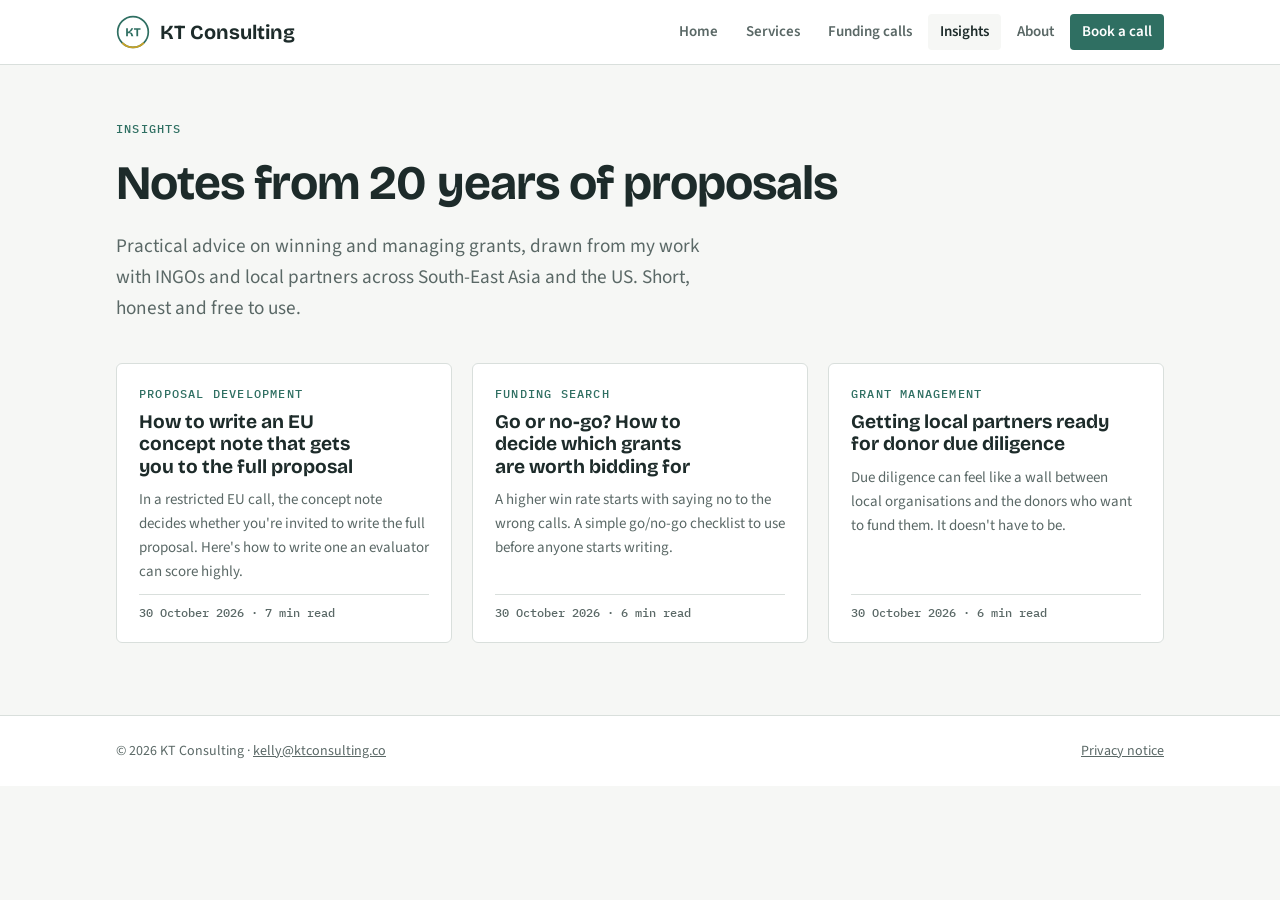
<file: insights/index.html>
<!doctype html>
<html lang="en-GB">
<head>
<meta charset="utf-8">
<meta name="viewport" content="width=device-width, initial-scale=1, viewport-fit=cover">
<title>Insights: Proposal Writing and Grants Advice for NGOs | KT Consulting</title>
<meta name="description" content="Practical guidance on proposal writing, EU concept notes, go/no-go decisions and donor due diligence for NGOs and local partners, from grants consultant Kelly Tsanova.">
<link rel="canonical" href="https://ktconsulting.co/insights/">
<meta property="og:title" content="Insights: Proposal Writing and Grants Advice for NGOs | KT Consulting">
<meta property="og:description" content="Practical guidance on proposal writing, EU concept notes, go/no-go decisions and donor due diligence for NGOs and local partners, from grants consultant Kelly Tsanova.">
<meta property="og:type" content="website">
<meta property="og:url" content="https://ktconsulting.co/insights/">
<meta property="og:site_name" content="KT Consulting">
<meta property="og:locale" content="en_GB">
<meta property="og:image" content="https://ktconsulting.co/kelly-tsanova.jpg">
<meta property="og:image:alt" content="Kelly Tsanova, KT Consulting">
<meta name="twitter:card" content="summary">
<meta name="robots" content="index, follow">
<script type="application/ld+json">{"@context": "https://schema.org", "@type": "Blog", "name": "KT Consulting Insights", "url": "https://ktconsulting.co/insights/", "description": "Practical guidance on proposal writing, EU concept notes, go/no-go decisions and donor due diligence for NGOs and local partners, from grants consultant Kelly Tsanova.", "inLanguage": "en-GB", "author": {"@type": "Person", "@id": "https://ktconsulting.co/#kelly", "name": "Kelly Tsanova", "url": "https://ktconsulting.co/#about"}, "publisher": {"@id": "https://ktconsulting.co/#business"}, "blogPost": [{"@type": "BlogPosting", "headline": "How to write an EU concept note that gets you to the full proposal", "url": "https://ktconsulting.co/insights/how-to-write-an-eu-concept-note/", "datePublished": "2026-10-30"}, {"@type": "BlogPosting", "headline": "Go or no-go? How to decide which grants are worth bidding for", "url": "https://ktconsulting.co/insights/go-no-go-decide-which-grants-to-bid-for/", "datePublished": "2026-10-30"}, {"@type": "BlogPosting", "headline": "Getting local partners ready for donor due diligence", "url": "https://ktconsulting.co/insights/getting-local-partners-ready-for-donor-due-diligence/", "datePublished": "2026-10-30"}]}</script>
<link rel="icon" href="/favicon.ico" sizes="48x48">
<link rel="icon" href="/favicon.svg" type="image/svg+xml">
<link rel="apple-touch-icon" href="/apple-touch-icon.png">
<link rel="manifest" href="/site.webmanifest">
<meta name="theme-color" content="#2f6f62">
<link rel="preconnect" href="https://fonts.googleapis.com">
<link rel="stylesheet" href="https://fonts.googleapis.com/css2?family=Bricolage+Grotesque:opsz,wght@12..96,500;12..96,700&family=Source+Sans+3:wght@400;600&family=IBM+Plex+Mono:wght@500&display=swap">
<link rel="stylesheet" href="/insights/insights.css">
</head>
<body>
<header>
  <div class="wrap">
    <a class="brand" href="/"><img class="logo logo-light" src="/kt-mark.svg" alt="" width="34" height="34"><img class="logo logo-dark" src="/kt-mark-dark-bg.svg" alt="" width="34" height="34"><span>KT Consulting</span></a>
    <nav aria-label="Main">
      <a href="/">Home</a>
      <a href="/#services">Services</a>
      <a href="/#opportunities">Funding calls</a>
      <a href="/insights/" aria-current="page">Insights</a>
      <a href="/#about">About</a>
      <a href="/#contact" class="cta">Book a call</a>
    </nav>
  </div>
</header>

<main class="wrap">
  <div class="stack">
    <span class="eyebrow">Insights</span>
    <h1>Notes from 20 years of proposals</h1>
    <p class="lede">Practical advice on winning and managing grants, drawn from my work with INGOs and local partners across South-East Asia and the US. Short, honest and free to use.</p>
  </div>
  <div class="posts">
    <article class="post">
      <span class="eyebrow">Proposal development</span>
      <h2><a href="/insights/how-to-write-an-eu-concept-note/">How to write an EU concept note that gets you to the full proposal</a></h2>
      <p>In a restricted EU call, the concept note decides whether you&#x27;re invited to write the full proposal. Here&#x27;s how to write one an evaluator can score highly.</p>
      <span class="meta">30 October 2026 · 7 min read</span>
    </article>
    <article class="post">
      <span class="eyebrow">Funding search</span>
      <h2><a href="/insights/go-no-go-decide-which-grants-to-bid-for/">Go or no-go? How to decide which grants are worth bidding for</a></h2>
      <p>A higher win rate starts with saying no to the wrong calls. A simple go/no-go checklist to use before anyone starts writing.</p>
      <span class="meta">30 October 2026 · 6 min read</span>
    </article>
    <article class="post">
      <span class="eyebrow">Grant management</span>
      <h2><a href="/insights/getting-local-partners-ready-for-donor-due-diligence/">Getting local partners ready for donor due diligence</a></h2>
      <p>Due diligence can feel like a wall between local organisations and the donors who want to fund them. It doesn&#x27;t have to be.</p>
      <span class="meta">30 October 2026 · 6 min read</span>
    </article>
  </div>
</main>
<footer class="site">
  <div class="wrap">
    <span>© 2026 KT Consulting · <a class="em" href="/#contact">kelly [at] ktconsulting.co</a></span>
    <a href="/#privacy">Privacy notice</a>
  </div>
</footer>
<script>
// The address is assembled here so it isn't sitting in the page for spam bots to collect.
const EMAIL = ["kelly", "ktconsulting.co"].join("@");
document.querySelectorAll("a.em").forEach(a => { a.textContent = EMAIL; a.href = "mailto:" + EMAIL; });
</script>
<script data-goatcounter="https://ktconsulting.goatcounter.com/count" async src="https://gc.zgo.at/count.js"></script>
</body>
</html>
</file>
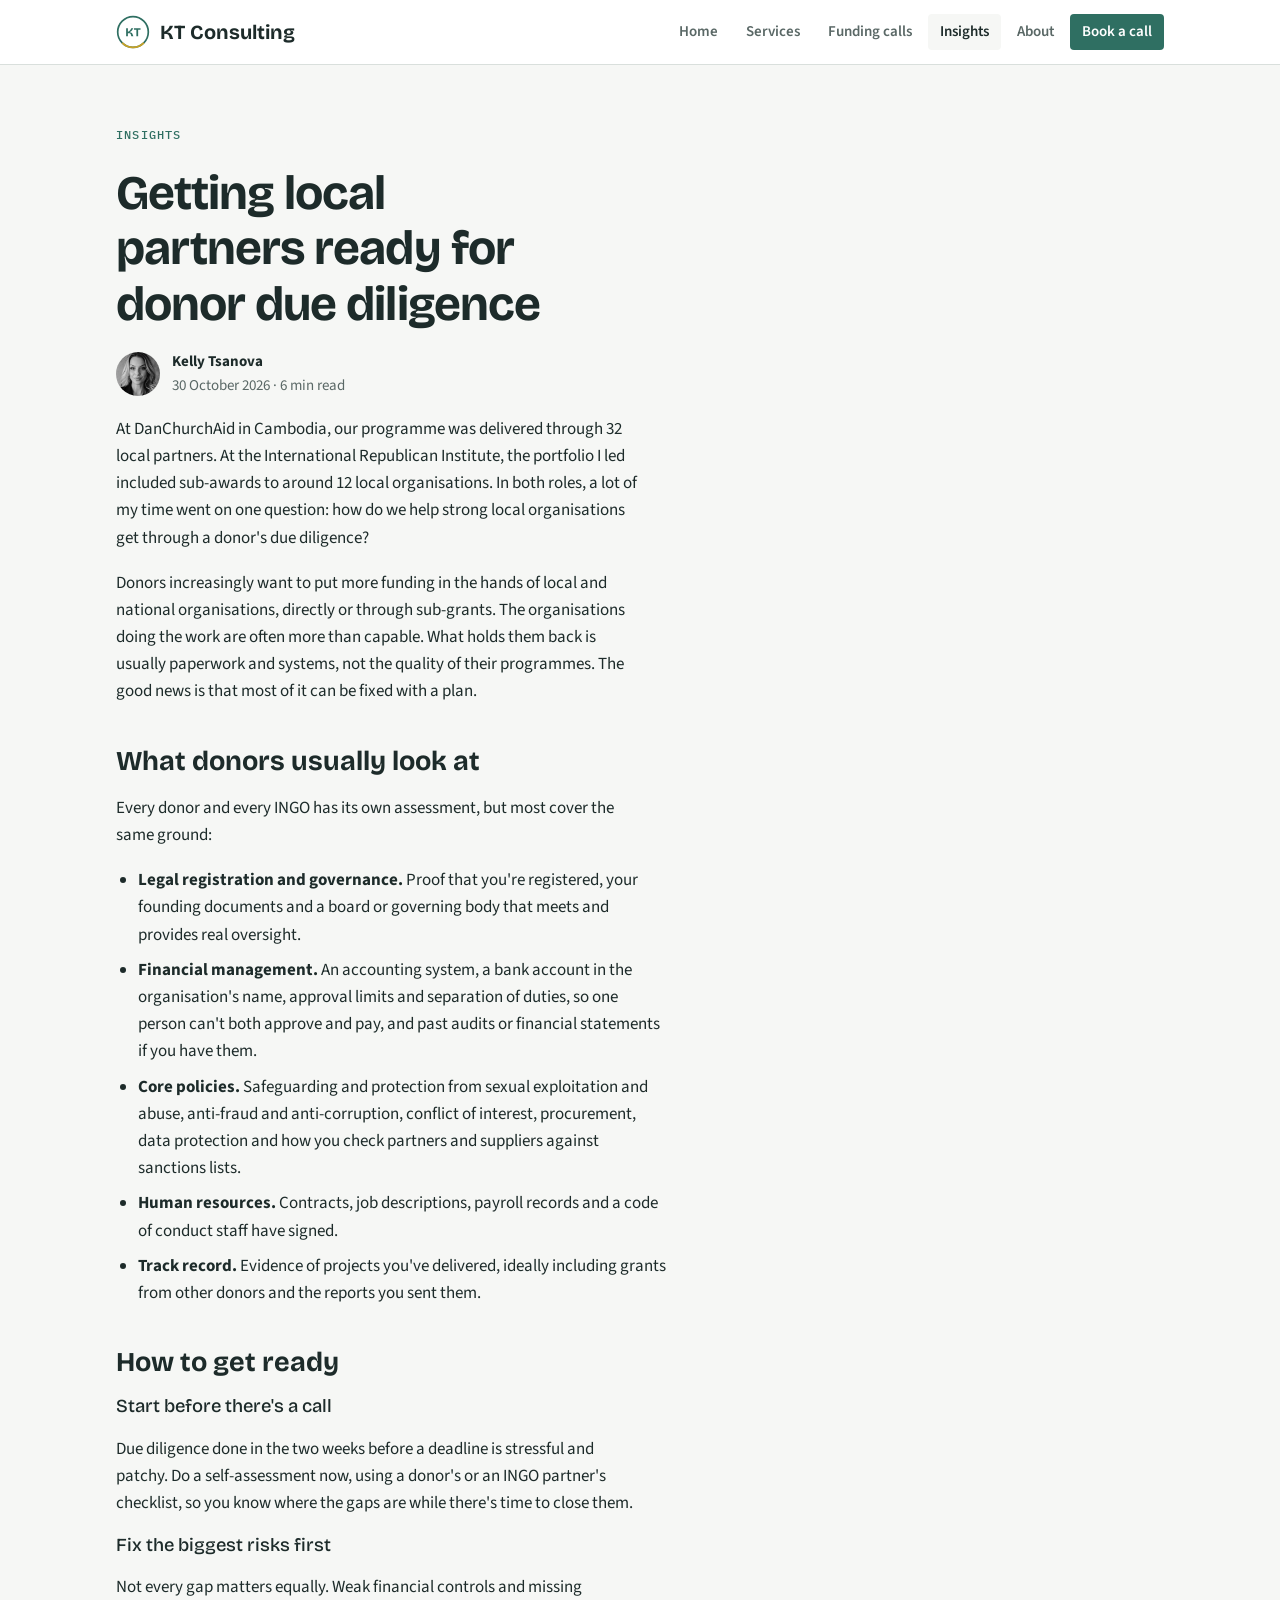
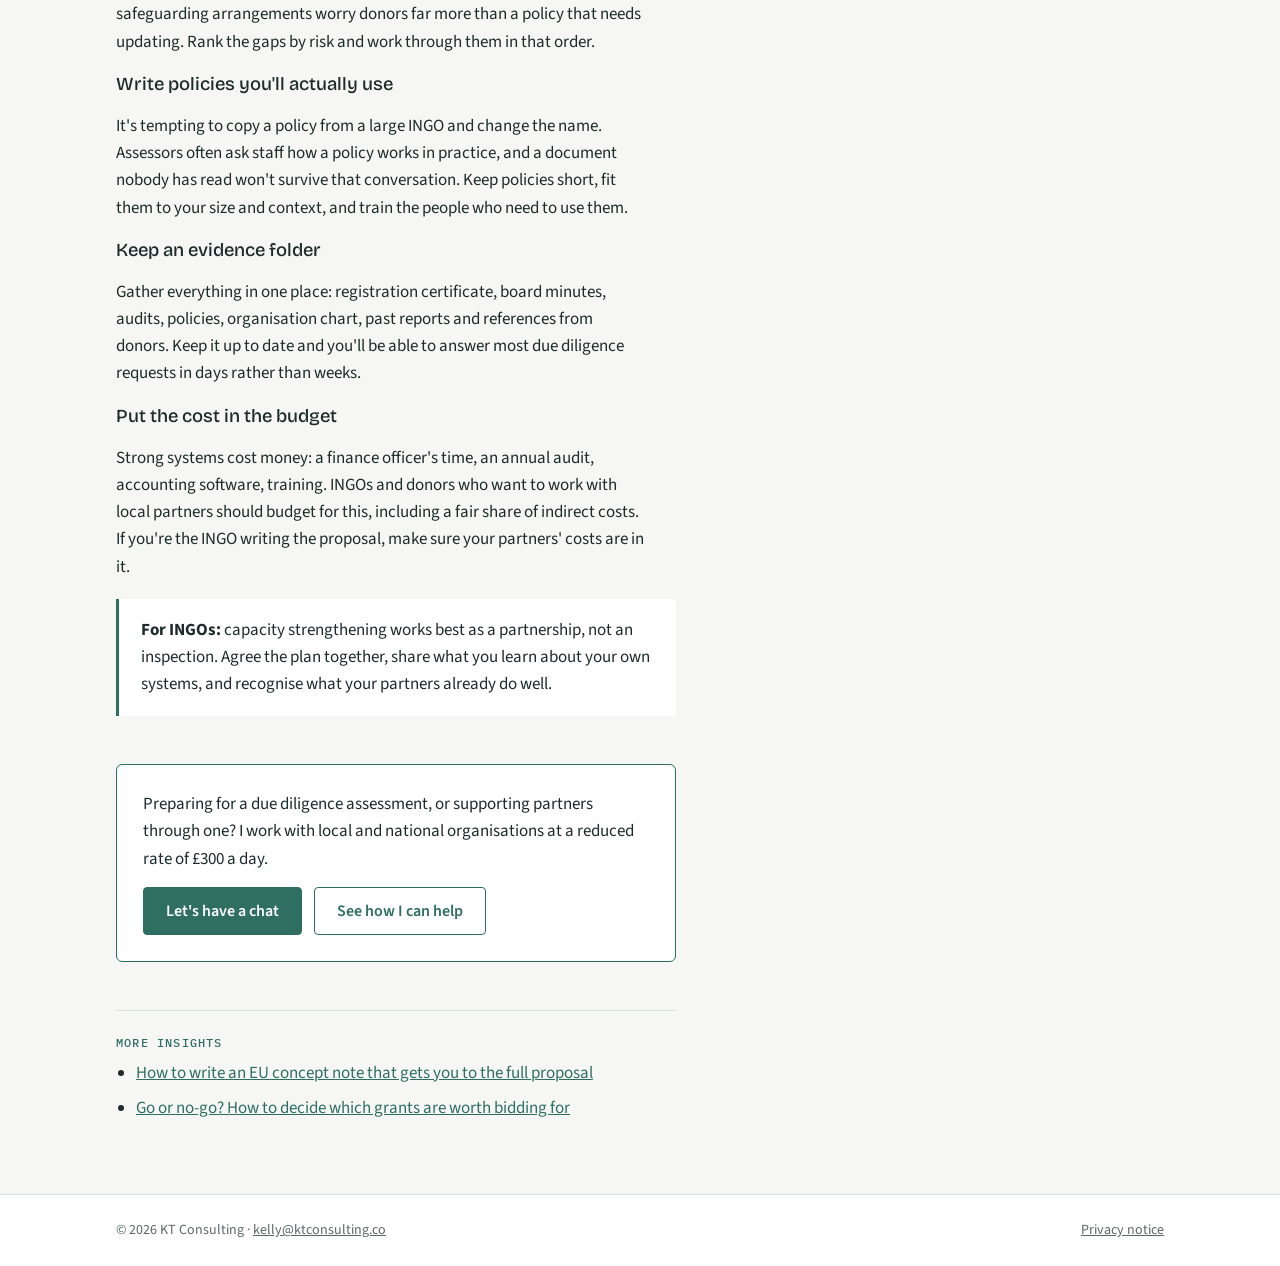
<file: insights/getting-local-partners-ready-for-donor-due-diligence/index.html>
<!doctype html>
<html lang="en-GB">
<head>
<meta charset="utf-8">
<meta name="viewport" content="width=device-width, initial-scale=1, viewport-fit=cover">
<title>Preparing Local NGOs for Donor Due Diligence | KT Consulting</title>
<meta name="description" content="What institutional donors check when they fund local organisations directly or through sub-grants, and how local NGOs and their INGO partners can prepare: governance, financial management, policies and evidence.">
<link rel="canonical" href="https://ktconsulting.co/insights/getting-local-partners-ready-for-donor-due-diligence/">
<meta property="og:title" content="Preparing Local NGOs for Donor Due Diligence | KT Consulting">
<meta property="og:description" content="What institutional donors check when they fund local organisations directly or through sub-grants, and how local NGOs and their INGO partners can prepare: governance, financial management, policies and evidence.">
<meta property="og:type" content="article">
<meta property="og:url" content="https://ktconsulting.co/insights/getting-local-partners-ready-for-donor-due-diligence/">
<meta property="og:site_name" content="KT Consulting">
<meta property="og:locale" content="en_GB">
<meta property="og:image" content="https://ktconsulting.co/kelly-tsanova.jpg">
<meta property="og:image:alt" content="Kelly Tsanova, KT Consulting">
<meta name="twitter:card" content="summary">
<meta name="robots" content="index, follow">
<script type="application/ld+json">{"@context": "https://schema.org", "@type": "BlogPosting", "headline": "Getting local partners ready for donor due diligence", "description": "What institutional donors check when they fund local organisations directly or through sub-grants, and how local NGOs and their INGO partners can prepare: governance, financial management, policies and evidence.", "datePublished": "2026-10-30", "dateModified": "2026-10-30", "inLanguage": "en-GB", "author": {"@type": "Person", "@id": "https://ktconsulting.co/#kelly", "name": "Kelly Tsanova", "url": "https://ktconsulting.co/#about"}, "publisher": {"@id": "https://ktconsulting.co/#business", "@type": "ProfessionalService", "name": "KT Consulting", "logo": "https://ktconsulting.co/icon-512.png"}, "mainEntityOfPage": "https://ktconsulting.co/insights/getting-local-partners-ready-for-donor-due-diligence/", "image": "https://ktconsulting.co/kelly-tsanova.jpg", "isPartOf": {"@id": "https://ktconsulting.co/#website"}}</script>
<link rel="icon" href="/favicon.ico" sizes="48x48">
<link rel="icon" href="/favicon.svg" type="image/svg+xml">
<link rel="apple-touch-icon" href="/apple-touch-icon.png">
<link rel="manifest" href="/site.webmanifest">
<meta name="theme-color" content="#2f6f62">
<link rel="preconnect" href="https://fonts.googleapis.com">
<link rel="stylesheet" href="https://fonts.googleapis.com/css2?family=Bricolage+Grotesque:opsz,wght@12..96,500;12..96,700&family=Source+Sans+3:wght@400;600&family=IBM+Plex+Mono:wght@500&display=swap">
<link rel="stylesheet" href="/insights/insights.css">
</head>
<body>
<header>
  <div class="wrap">
    <a class="brand" href="/"><img class="logo logo-light" src="/kt-mark.svg" alt="" width="34" height="34"><img class="logo logo-dark" src="/kt-mark-dark-bg.svg" alt="" width="34" height="34"><span>KT Consulting</span></a>
    <nav aria-label="Main">
      <a href="/">Home</a>
      <a href="/#services">Services</a>
      <a href="/#opportunities">Funding calls</a>
      <a href="/insights/" aria-current="page">Insights</a>
      <a href="/#about">About</a>
      <a href="/#contact" class="cta">Book a call</a>
    </nav>
  </div>
</header>

<main class="wrap">
  <article class="essay">
    <a class="eyebrow" href="/insights/" style="text-decoration:none">Insights</a>
    <h1>Getting local partners ready for donor due diligence</h1>
    <div class="byline"><img src="/kelly-tsanova.jpg" alt="" width="44" height="44"><span><strong>Kelly Tsanova</strong>30 October 2026 · 6 min read</span></div>
<p>At DanChurchAid in Cambodia, our programme was delivered through 32 local partners. At the International Republican Institute, the portfolio I led included sub-awards to around 12 local organisations. In both roles, a lot of my time went on one question: how do we help strong local organisations get through a donor's due diligence?</p>
<p>Donors increasingly want to put more funding in the hands of local and national organisations, directly or through sub-grants. The organisations doing the work are often more than capable. What holds them back is usually paperwork and systems, not the quality of their programmes. The good news is that most of it can be fixed with a plan.</p>

<h2>What donors usually look at</h2>
<p>Every donor and every INGO has its own assessment, but most cover the same ground:</p>
<ul>
<li><strong>Legal registration and governance.</strong> Proof that you're registered, your founding documents and a board or governing body that meets and provides real oversight.</li>
<li><strong>Financial management.</strong> An accounting system, a bank account in the organisation's name, approval limits and separation of duties, so one person can't both approve and pay, and past audits or financial statements if you have them.</li>
<li><strong>Core policies.</strong> Safeguarding and protection from sexual exploitation and abuse, anti-fraud and anti-corruption, conflict of interest, procurement, data protection and how you check partners and suppliers against sanctions lists.</li>
<li><strong>Human resources.</strong> Contracts, job descriptions, payroll records and a code of conduct staff have signed.</li>
<li><strong>Track record.</strong> Evidence of projects you've delivered, ideally including grants from other donors and the reports you sent them.</li>
</ul>

<h2>How to get ready</h2>

<h3>Start before there's a call</h3>
<p>Due diligence done in the two weeks before a deadline is stressful and patchy. Do a self-assessment now, using a donor's or an INGO partner's checklist, so you know where the gaps are while there's time to close them.</p>

<h3>Fix the biggest risks first</h3>
<p>Not every gap matters equally. Weak financial controls and missing safeguarding arrangements worry donors far more than a policy that needs updating. Rank the gaps by risk and work through them in that order.</p>

<h3>Write policies you'll actually use</h3>
<p>It's tempting to copy a policy from a large INGO and change the name. Assessors often ask staff how a policy works in practice, and a document nobody has read won't survive that conversation. Keep policies short, fit them to your size and context, and train the people who need to use them.</p>

<h3>Keep an evidence folder</h3>
<p>Gather everything in one place: registration certificate, board minutes, audits, policies, organisation chart, past reports and references from donors. Keep it up to date and you'll be able to answer most due diligence requests in days rather than weeks.</p>

<h3>Put the cost in the budget</h3>
<p>Strong systems cost money: a finance officer's time, an annual audit, accounting software, training. INGOs and donors who want to work with local partners should budget for this, including a fair share of indirect costs. If you're the INGO writing the proposal, make sure your partners' costs are in it.</p>

<div class="callout"><p><strong>For INGOs:</strong> capacity strengthening works best as a partnership, not an inspection. Agree the plan together, share what you learn about your own systems, and recognise what your partners already do well.</p></div>
    <div class="cta-box">
      <p>Preparing for a due diligence assessment, or supporting partners through one? I work with local and national organisations at a reduced rate of £300 a day.</p>
      <div class="btns"><a class="btn primary" href="/#contact">Let's have a chat</a><a class="btn ghost" href="/#services">See how I can help</a></div>
    </div>
    <div class="more">
      <span class="eyebrow">More insights</span>
      <ul>
      <li><a href="/insights/how-to-write-an-eu-concept-note/">How to write an EU concept note that gets you to the full proposal</a></li>
      <li><a href="/insights/go-no-go-decide-which-grants-to-bid-for/">Go or no-go? How to decide which grants are worth bidding for</a></li>
      </ul>
    </div>
  </article>
</main>
<footer class="site">
  <div class="wrap">
    <span>© 2026 KT Consulting · <a class="em" href="/#contact">kelly [at] ktconsulting.co</a></span>
    <a href="/#privacy">Privacy notice</a>
  </div>
</footer>
<script>
// The address is assembled here so it isn't sitting in the page for spam bots to collect.
const EMAIL = ["kelly", "ktconsulting.co"].join("@");
document.querySelectorAll("a.em").forEach(a => { a.textContent = EMAIL; a.href = "mailto:" + EMAIL; });
</script>
<script data-goatcounter="https://ktconsulting.goatcounter.com/count" async src="https://gc.zgo.at/count.js"></script>
</body>
</html>
</file>
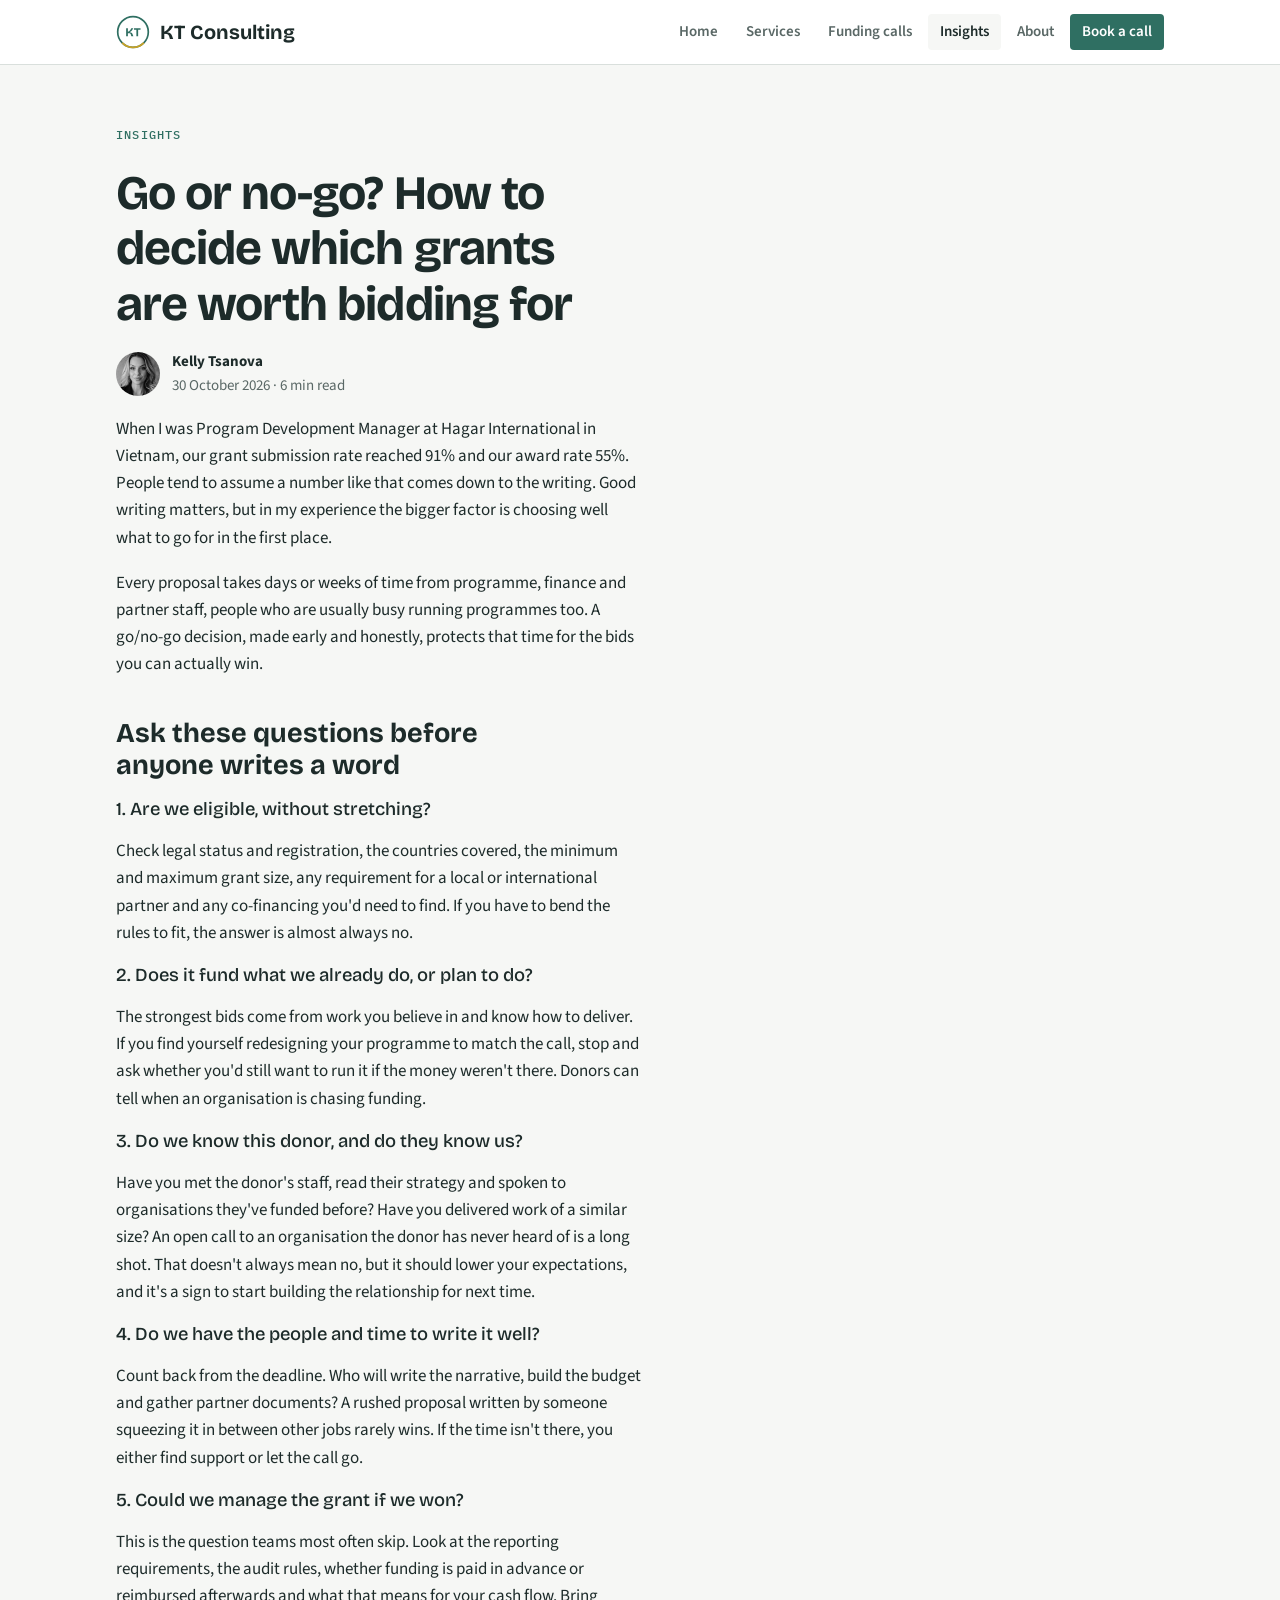
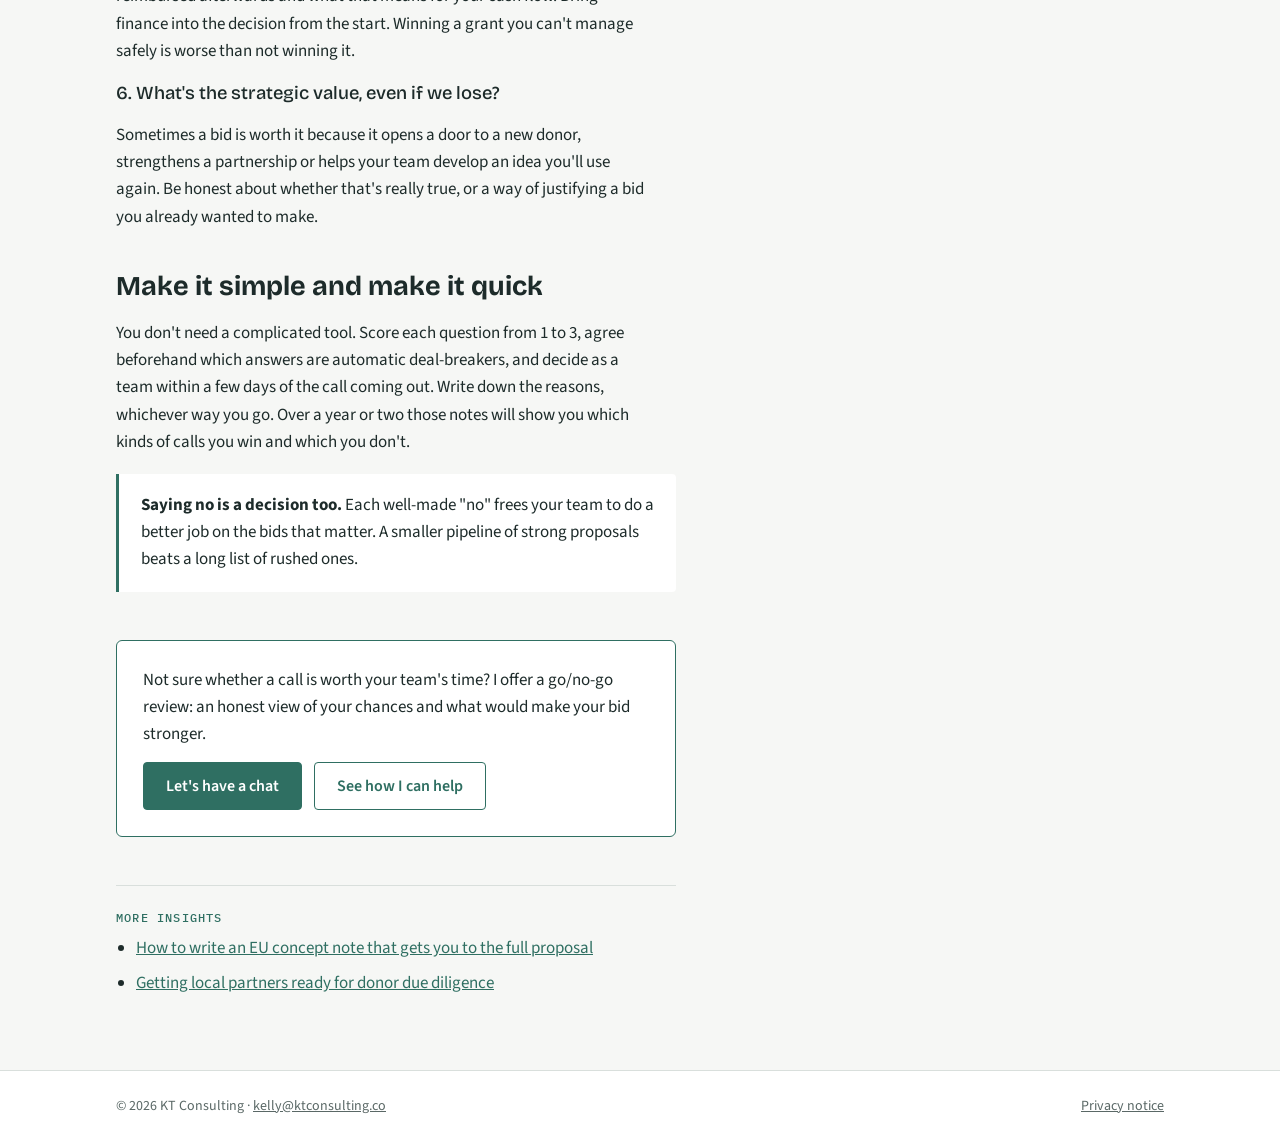
<file: insights/go-no-go-decide-which-grants-to-bid-for/index.html>
<!doctype html>
<html lang="en-GB">
<head>
<meta charset="utf-8">
<meta name="viewport" content="width=device-width, initial-scale=1, viewport-fit=cover">
<title>Go/No-Go Decisions for Grant Proposals: A Guide for NGOs | KT Consulting</title>
<meta name="description" content="How NGOs can decide which funding calls to bid for: a simple go/no-go checklist covering eligibility, fit, relationships, capacity and post-award compliance, from a grants consultant with nearly 20 years&#x27; experience.">
<link rel="canonical" href="https://ktconsulting.co/insights/go-no-go-decide-which-grants-to-bid-for/">
<meta property="og:title" content="Go/No-Go Decisions for Grant Proposals: A Guide for NGOs | KT Consulting">
<meta property="og:description" content="How NGOs can decide which funding calls to bid for: a simple go/no-go checklist covering eligibility, fit, relationships, capacity and post-award compliance, from a grants consultant with nearly 20 years&#x27; experience.">
<meta property="og:type" content="article">
<meta property="og:url" content="https://ktconsulting.co/insights/go-no-go-decide-which-grants-to-bid-for/">
<meta property="og:site_name" content="KT Consulting">
<meta property="og:locale" content="en_GB">
<meta property="og:image" content="https://ktconsulting.co/kelly-tsanova.jpg">
<meta property="og:image:alt" content="Kelly Tsanova, KT Consulting">
<meta name="twitter:card" content="summary">
<meta name="robots" content="index, follow">
<script type="application/ld+json">{"@context": "https://schema.org", "@type": "BlogPosting", "headline": "Go or no-go? How to decide which grants are worth bidding for", "description": "How NGOs can decide which funding calls to bid for: a simple go/no-go checklist covering eligibility, fit, relationships, capacity and post-award compliance, from a grants consultant with nearly 20 years' experience.", "datePublished": "2026-10-30", "dateModified": "2026-10-30", "inLanguage": "en-GB", "author": {"@type": "Person", "@id": "https://ktconsulting.co/#kelly", "name": "Kelly Tsanova", "url": "https://ktconsulting.co/#about"}, "publisher": {"@id": "https://ktconsulting.co/#business", "@type": "ProfessionalService", "name": "KT Consulting", "logo": "https://ktconsulting.co/icon-512.png"}, "mainEntityOfPage": "https://ktconsulting.co/insights/go-no-go-decide-which-grants-to-bid-for/", "image": "https://ktconsulting.co/kelly-tsanova.jpg", "isPartOf": {"@id": "https://ktconsulting.co/#website"}}</script>
<link rel="icon" href="/favicon.ico" sizes="48x48">
<link rel="icon" href="/favicon.svg" type="image/svg+xml">
<link rel="apple-touch-icon" href="/apple-touch-icon.png">
<link rel="manifest" href="/site.webmanifest">
<meta name="theme-color" content="#2f6f62">
<link rel="preconnect" href="https://fonts.googleapis.com">
<link rel="stylesheet" href="https://fonts.googleapis.com/css2?family=Bricolage+Grotesque:opsz,wght@12..96,500;12..96,700&family=Source+Sans+3:wght@400;600&family=IBM+Plex+Mono:wght@500&display=swap">
<link rel="stylesheet" href="/insights/insights.css">
</head>
<body>
<header>
  <div class="wrap">
    <a class="brand" href="/"><img class="logo logo-light" src="/kt-mark.svg" alt="" width="34" height="34"><img class="logo logo-dark" src="/kt-mark-dark-bg.svg" alt="" width="34" height="34"><span>KT Consulting</span></a>
    <nav aria-label="Main">
      <a href="/">Home</a>
      <a href="/#services">Services</a>
      <a href="/#opportunities">Funding calls</a>
      <a href="/insights/" aria-current="page">Insights</a>
      <a href="/#about">About</a>
      <a href="/#contact" class="cta">Book a call</a>
    </nav>
  </div>
</header>

<main class="wrap">
  <article class="essay">
    <a class="eyebrow" href="/insights/" style="text-decoration:none">Insights</a>
    <h1>Go or no-go? How to decide which grants are worth bidding for</h1>
    <div class="byline"><img src="/kelly-tsanova.jpg" alt="" width="44" height="44"><span><strong>Kelly Tsanova</strong>30 October 2026 · 6 min read</span></div>
<p>When I was Program Development Manager at Hagar International in Vietnam, our grant submission rate reached 91% and our award rate 55%. People tend to assume a number like that comes down to the writing. Good writing matters, but in my experience the bigger factor is choosing well what to go for in the first place.</p>
<p>Every proposal takes days or weeks of time from programme, finance and partner staff, people who are usually busy running programmes too. A go/no-go decision, made early and honestly, protects that time for the bids you can actually win.</p>

<h2>Ask these questions before anyone writes a word</h2>

<h3>1. Are we eligible, without stretching?</h3>
<p>Check legal status and registration, the countries covered, the minimum and maximum grant size, any requirement for a local or international partner and any co-financing you'd need to find. If you have to bend the rules to fit, the answer is almost always no.</p>

<h3>2. Does it fund what we already do, or plan to do?</h3>
<p>The strongest bids come from work you believe in and know how to deliver. If you find yourself redesigning your programme to match the call, stop and ask whether you'd still want to run it if the money weren't there. Donors can tell when an organisation is chasing funding.</p>

<h3>3. Do we know this donor, and do they know us?</h3>
<p>Have you met the donor's staff, read their strategy and spoken to organisations they've funded before? Have you delivered work of a similar size? An open call to an organisation the donor has never heard of is a long shot. That doesn't always mean no, but it should lower your expectations, and it's a sign to start building the relationship for next time.</p>

<h3>4. Do we have the people and time to write it well?</h3>
<p>Count back from the deadline. Who will write the narrative, build the budget and gather partner documents? A rushed proposal written by someone squeezing it in between other jobs rarely wins. If the time isn't there, you either find support or let the call go.</p>

<h3>5. Could we manage the grant if we won?</h3>
<p>This is the question teams most often skip. Look at the reporting requirements, the audit rules, whether funding is paid in advance or reimbursed afterwards and what that means for your cash flow. Bring finance into the decision from the start. Winning a grant you can't manage safely is worse than not winning it.</p>

<h3>6. What's the strategic value, even if we lose?</h3>
<p>Sometimes a bid is worth it because it opens a door to a new donor, strengthens a partnership or helps your team develop an idea you'll use again. Be honest about whether that's really true, or a way of justifying a bid you already wanted to make.</p>

<h2>Make it simple and make it quick</h2>
<p>You don't need a complicated tool. Score each question from 1 to 3, agree beforehand which answers are automatic deal-breakers, and decide as a team within a few days of the call coming out. Write down the reasons, whichever way you go. Over a year or two those notes will show you which kinds of calls you win and which you don't.</p>

<div class="callout"><p><strong>Saying no is a decision too.</strong> Each well-made "no" frees your team to do a better job on the bids that matter. A smaller pipeline of strong proposals beats a long list of rushed ones.</p></div>
    <div class="cta-box">
      <p>Not sure whether a call is worth your team&#x27;s time? I offer a go/no-go review: an honest view of your chances and what would make your bid stronger.</p>
      <div class="btns"><a class="btn primary" href="/#contact">Let's have a chat</a><a class="btn ghost" href="/#services">See how I can help</a></div>
    </div>
    <div class="more">
      <span class="eyebrow">More insights</span>
      <ul>
      <li><a href="/insights/how-to-write-an-eu-concept-note/">How to write an EU concept note that gets you to the full proposal</a></li>
      <li><a href="/insights/getting-local-partners-ready-for-donor-due-diligence/">Getting local partners ready for donor due diligence</a></li>
      </ul>
    </div>
  </article>
</main>
<footer class="site">
  <div class="wrap">
    <span>© 2026 KT Consulting · <a class="em" href="/#contact">kelly [at] ktconsulting.co</a></span>
    <a href="/#privacy">Privacy notice</a>
  </div>
</footer>
<script>
// The address is assembled here so it isn't sitting in the page for spam bots to collect.
const EMAIL = ["kelly", "ktconsulting.co"].join("@");
document.querySelectorAll("a.em").forEach(a => { a.textContent = EMAIL; a.href = "mailto:" + EMAIL; });
</script>
<script data-goatcounter="https://ktconsulting.goatcounter.com/count" async src="https://gc.zgo.at/count.js"></script>
</body>
</html>
</file>
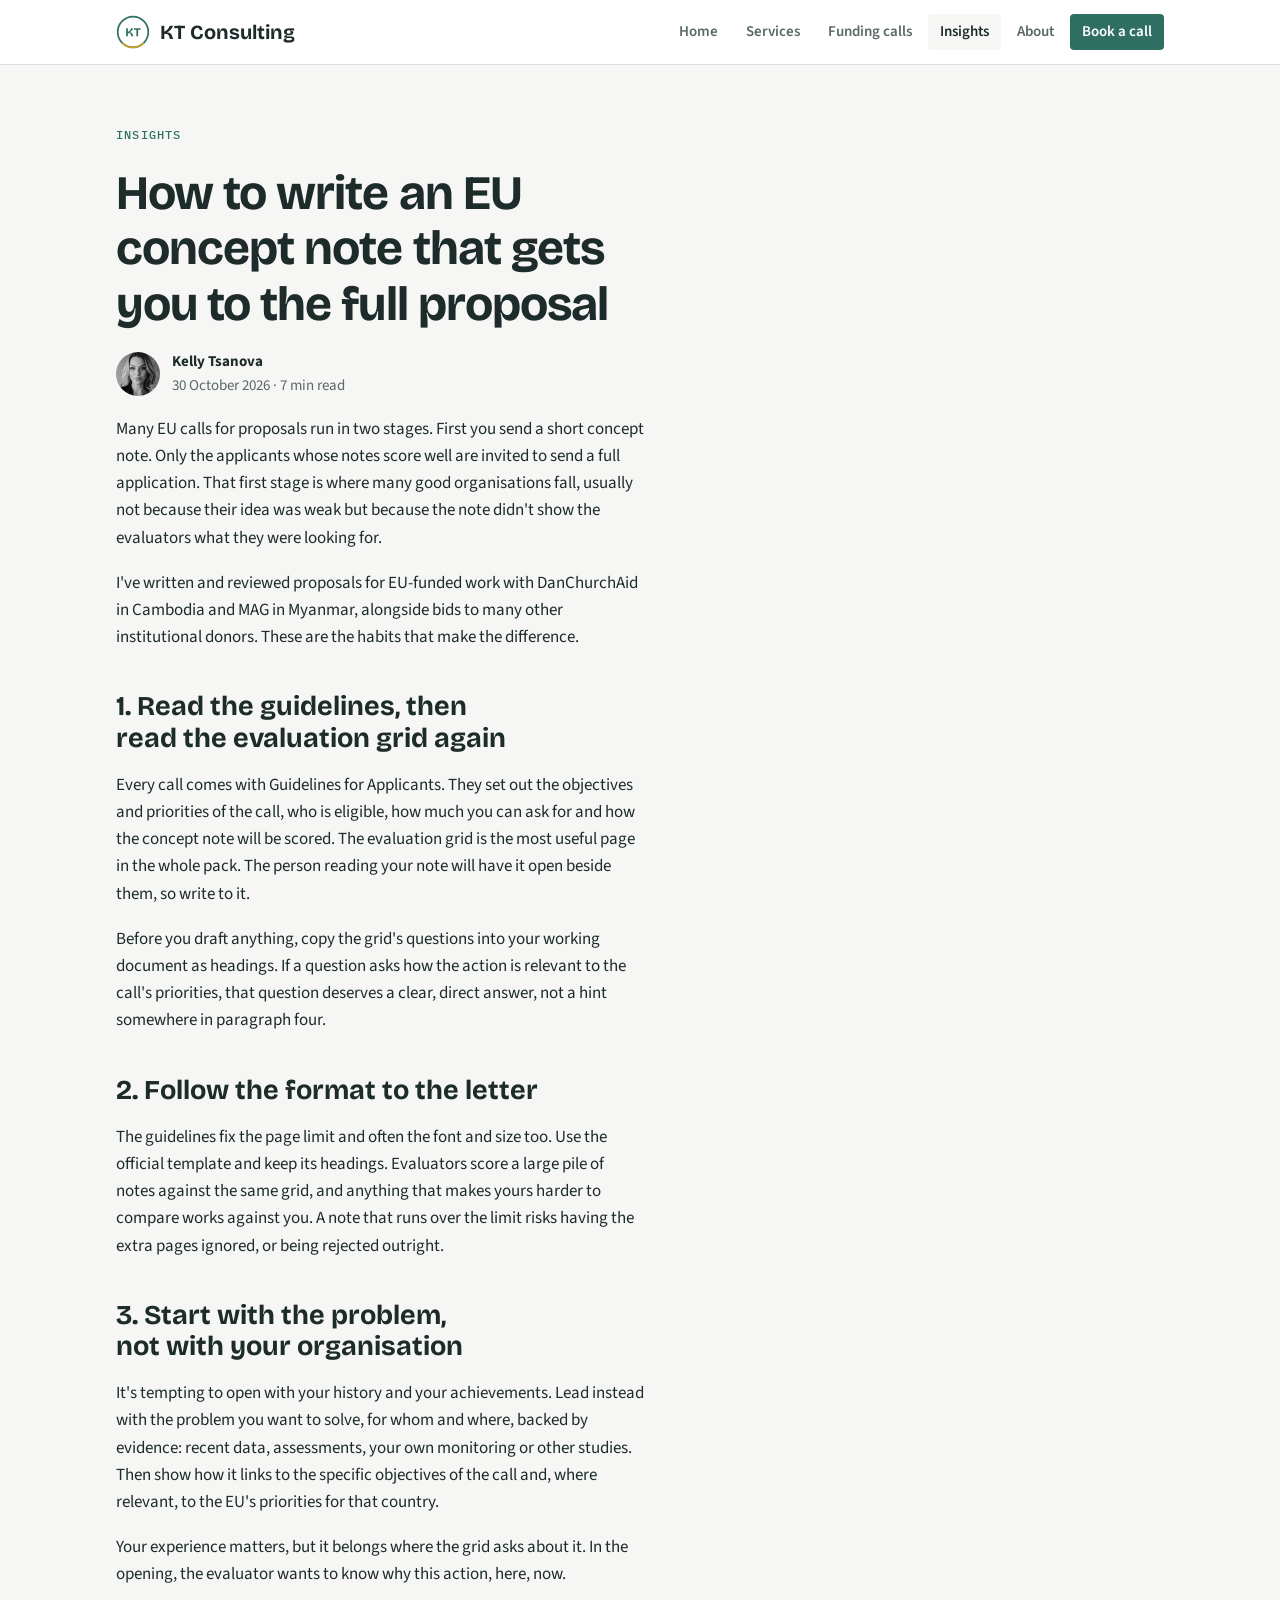
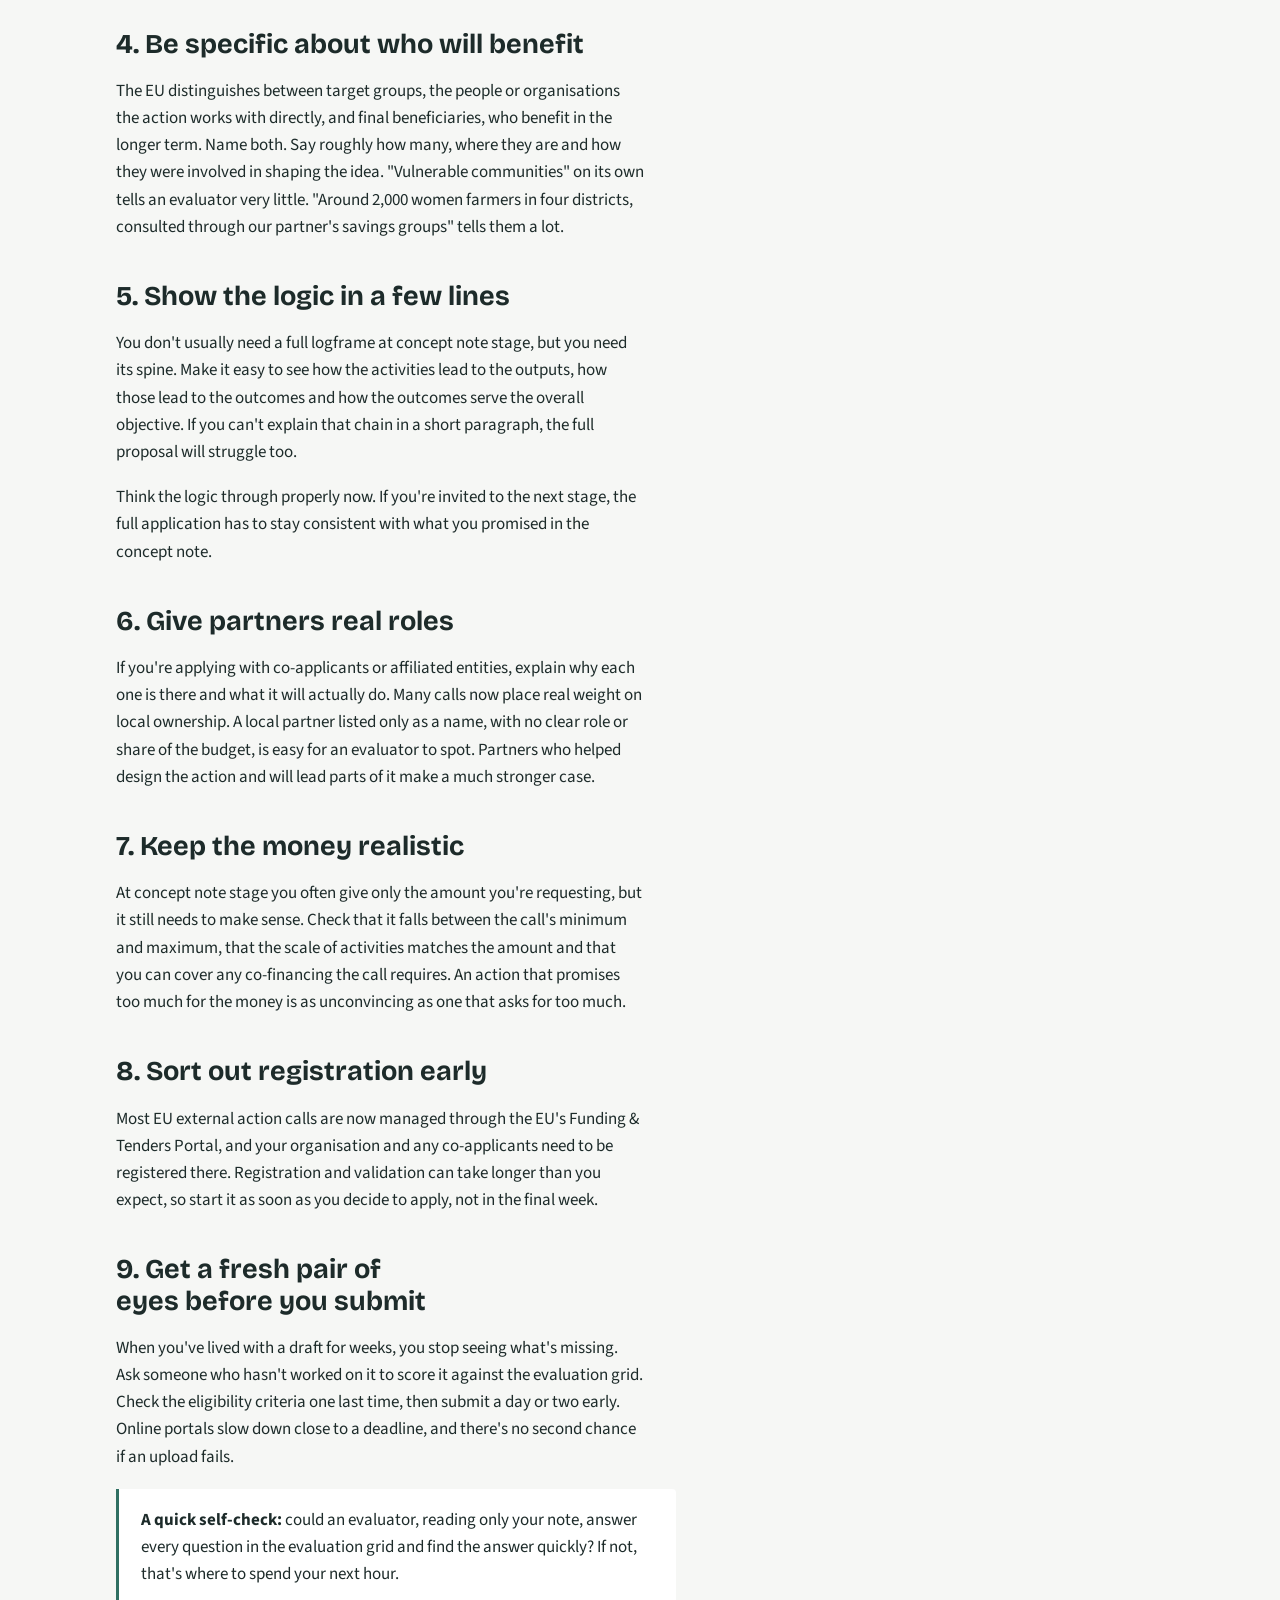
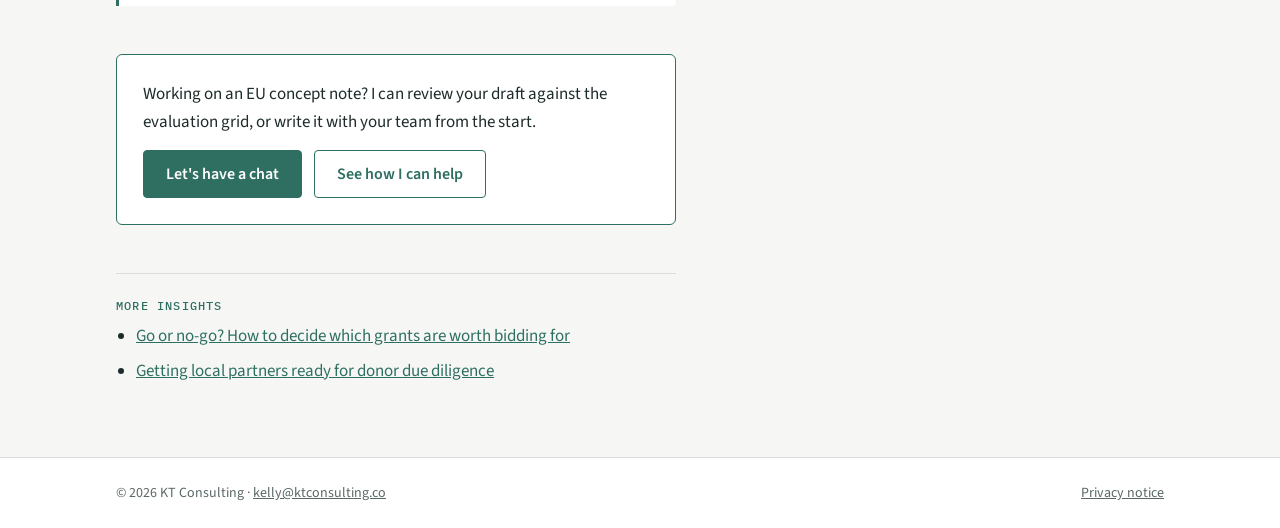
<file: insights/how-to-write-an-eu-concept-note/index.html>
<!doctype html>
<html lang="en-GB">
<head>
<meta charset="utf-8">
<meta name="viewport" content="width=device-width, initial-scale=1, viewport-fit=cover">
<title>How to Write an EU Concept Note for NGOs | KT Consulting</title>
<meta name="description" content="A practical guide to writing an EU concept note for a restricted call for proposals: reading the evaluation grid, showing relevance, partners and budget, and avoiding the mistakes that cost NGOs a place on the shortlist.">
<link rel="canonical" href="https://ktconsulting.co/insights/how-to-write-an-eu-concept-note/">
<meta property="og:title" content="How to Write an EU Concept Note for NGOs | KT Consulting">
<meta property="og:description" content="A practical guide to writing an EU concept note for a restricted call for proposals: reading the evaluation grid, showing relevance, partners and budget, and avoiding the mistakes that cost NGOs a place on the shortlist.">
<meta property="og:type" content="article">
<meta property="og:url" content="https://ktconsulting.co/insights/how-to-write-an-eu-concept-note/">
<meta property="og:site_name" content="KT Consulting">
<meta property="og:locale" content="en_GB">
<meta property="og:image" content="https://ktconsulting.co/kelly-tsanova.jpg">
<meta property="og:image:alt" content="Kelly Tsanova, KT Consulting">
<meta name="twitter:card" content="summary">
<meta name="robots" content="index, follow">
<script type="application/ld+json">{"@context": "https://schema.org", "@type": "BlogPosting", "headline": "How to write an EU concept note that gets you to the full proposal", "description": "A practical guide to writing an EU concept note for a restricted call for proposals: reading the evaluation grid, showing relevance, partners and budget, and avoiding the mistakes that cost NGOs a place on the shortlist.", "datePublished": "2026-10-30", "dateModified": "2026-10-30", "inLanguage": "en-GB", "author": {"@type": "Person", "@id": "https://ktconsulting.co/#kelly", "name": "Kelly Tsanova", "url": "https://ktconsulting.co/#about"}, "publisher": {"@id": "https://ktconsulting.co/#business", "@type": "ProfessionalService", "name": "KT Consulting", "logo": "https://ktconsulting.co/icon-512.png"}, "mainEntityOfPage": "https://ktconsulting.co/insights/how-to-write-an-eu-concept-note/", "image": "https://ktconsulting.co/kelly-tsanova.jpg", "isPartOf": {"@id": "https://ktconsulting.co/#website"}}</script>
<link rel="icon" href="/favicon.ico" sizes="48x48">
<link rel="icon" href="/favicon.svg" type="image/svg+xml">
<link rel="apple-touch-icon" href="/apple-touch-icon.png">
<link rel="manifest" href="/site.webmanifest">
<meta name="theme-color" content="#2f6f62">
<link rel="preconnect" href="https://fonts.googleapis.com">
<link rel="stylesheet" href="https://fonts.googleapis.com/css2?family=Bricolage+Grotesque:opsz,wght@12..96,500;12..96,700&family=Source+Sans+3:wght@400;600&family=IBM+Plex+Mono:wght@500&display=swap">
<link rel="stylesheet" href="/insights/insights.css">
</head>
<body>
<header>
  <div class="wrap">
    <a class="brand" href="/"><img class="logo logo-light" src="/kt-mark.svg" alt="" width="34" height="34"><img class="logo logo-dark" src="/kt-mark-dark-bg.svg" alt="" width="34" height="34"><span>KT Consulting</span></a>
    <nav aria-label="Main">
      <a href="/">Home</a>
      <a href="/#services">Services</a>
      <a href="/#opportunities">Funding calls</a>
      <a href="/insights/" aria-current="page">Insights</a>
      <a href="/#about">About</a>
      <a href="/#contact" class="cta">Book a call</a>
    </nav>
  </div>
</header>

<main class="wrap">
  <article class="essay">
    <a class="eyebrow" href="/insights/" style="text-decoration:none">Insights</a>
    <h1>How to write an EU concept note that gets you to the full proposal</h1>
    <div class="byline"><img src="/kelly-tsanova.jpg" alt="" width="44" height="44"><span><strong>Kelly Tsanova</strong>30 October 2026 · 7 min read</span></div>
<p>Many EU calls for proposals run in two stages. First you send a short concept note. Only the applicants whose notes score well are invited to send a full application. That first stage is where many good organisations fall, usually not because their idea was weak but because the note didn't show the evaluators what they were looking for.</p>
<p>I've written and reviewed proposals for EU-funded work with DanChurchAid in Cambodia and MAG in Myanmar, alongside bids to many other institutional donors. These are the habits that make the difference.</p>

<h2>1. Read the guidelines, then read the evaluation grid again</h2>
<p>Every call comes with Guidelines for Applicants. They set out the objectives and priorities of the call, who is eligible, how much you can ask for and how the concept note will be scored. The evaluation grid is the most useful page in the whole pack. The person reading your note will have it open beside them, so write to it.</p>
<p>Before you draft anything, copy the grid's questions into your working document as headings. If a question asks how the action is relevant to the call's priorities, that question deserves a clear, direct answer, not a hint somewhere in paragraph four.</p>

<h2>2. Follow the format to the letter</h2>
<p>The guidelines fix the page limit and often the font and size too. Use the official template and keep its headings. Evaluators score a large pile of notes against the same grid, and anything that makes yours harder to compare works against you. A note that runs over the limit risks having the extra pages ignored, or being rejected outright.</p>

<h2>3. Start with the problem, not with your organisation</h2>
<p>It's tempting to open with your history and your achievements. Lead instead with the problem you want to solve, for whom and where, backed by evidence: recent data, assessments, your own monitoring or other studies. Then show how it links to the specific objectives of the call and, where relevant, to the EU's priorities for that country.</p>
<p>Your experience matters, but it belongs where the grid asks about it. In the opening, the evaluator wants to know why this action, here, now.</p>

<h2>4. Be specific about who will benefit</h2>
<p>The EU distinguishes between target groups, the people or organisations the action works with directly, and final beneficiaries, who benefit in the longer term. Name both. Say roughly how many, where they are and how they were involved in shaping the idea. "Vulnerable communities" on its own tells an evaluator very little. "Around 2,000 women farmers in four districts, consulted through our partner's savings groups" tells them a lot.</p>

<h2>5. Show the logic in a few lines</h2>
<p>You don't usually need a full logframe at concept note stage, but you need its spine. Make it easy to see how the activities lead to the outputs, how those lead to the outcomes and how the outcomes serve the overall objective. If you can't explain that chain in a short paragraph, the full proposal will struggle too.</p>
<p>Think the logic through properly now. If you're invited to the next stage, the full application has to stay consistent with what you promised in the concept note.</p>

<h2>6. Give partners real roles</h2>
<p>If you're applying with co-applicants or affiliated entities, explain why each one is there and what it will actually do. Many calls now place real weight on local ownership. A local partner listed only as a name, with no clear role or share of the budget, is easy for an evaluator to spot. Partners who helped design the action and will lead parts of it make a much stronger case.</p>

<h2>7. Keep the money realistic</h2>
<p>At concept note stage you often give only the amount you're requesting, but it still needs to make sense. Check that it falls between the call's minimum and maximum, that the scale of activities matches the amount and that you can cover any co-financing the call requires. An action that promises too much for the money is as unconvincing as one that asks for too much.</p>

<h2>8. Sort out registration early</h2>
<p>Most EU external action calls are now managed through the EU's Funding &amp; Tenders Portal, and your organisation and any co-applicants need to be registered there. Registration and validation can take longer than you expect, so start it as soon as you decide to apply, not in the final week.</p>

<h2>9. Get a fresh pair of eyes before you submit</h2>
<p>When you've lived with a draft for weeks, you stop seeing what's missing. Ask someone who hasn't worked on it to score it against the evaluation grid. Check the eligibility criteria one last time, then submit a day or two early. Online portals slow down close to a deadline, and there's no second chance if an upload fails.</p>

<div class="callout"><p><strong>A quick self-check:</strong> could an evaluator, reading only your note, answer every question in the evaluation grid and find the answer quickly? If not, that's where to spend your next hour.</p></div>
    <div class="cta-box">
      <p>Working on an EU concept note? I can review your draft against the evaluation grid, or write it with your team from the start.</p>
      <div class="btns"><a class="btn primary" href="/#contact">Let's have a chat</a><a class="btn ghost" href="/#services">See how I can help</a></div>
    </div>
    <div class="more">
      <span class="eyebrow">More insights</span>
      <ul>
      <li><a href="/insights/go-no-go-decide-which-grants-to-bid-for/">Go or no-go? How to decide which grants are worth bidding for</a></li>
      <li><a href="/insights/getting-local-partners-ready-for-donor-due-diligence/">Getting local partners ready for donor due diligence</a></li>
      </ul>
    </div>
  </article>
</main>
<footer class="site">
  <div class="wrap">
    <span>© 2026 KT Consulting · <a class="em" href="/#contact">kelly [at] ktconsulting.co</a></span>
    <a href="/#privacy">Privacy notice</a>
  </div>
</footer>
<script>
// The address is assembled here so it isn't sitting in the page for spam bots to collect.
const EMAIL = ["kelly", "ktconsulting.co"].join("@");
document.querySelectorAll("a.em").forEach(a => { a.textContent = EMAIL; a.href = "mailto:" + EMAIL; });
</script>
<script data-goatcounter="https://ktconsulting.goatcounter.com/count" async src="https://gc.zgo.at/count.js"></script>
</body>
</html>
</file>
<file: insights/insights.css>
/* Shared styles for the Insights pages. Tokens and header/footer match the main site (index.html). */
*, *::before, *::after { box-sizing: border-box; }
body { margin: 0; }
img { max-width: 100%; }
:root {
  --bg: #f6f7f5;
  --surface: #ffffff;
  --ink: #1d2b2a;
  --muted: #5a6866;
  --line: #d9dfdc;
  --accent: #2f6f62;
  --accent-ink: #ffffff;
  --display: "Bricolage Grotesque", "Segoe UI", system-ui, sans-serif;
  --body: "Source Sans 3", "Helvetica Neue", Arial, sans-serif;
  --mono: "IBM Plex Mono", ui-monospace, Menlo, monospace;
}
@media (prefers-color-scheme: dark) { :root:not([data-theme="light"]) {
  --bg: #121a19; --surface: #192322; --ink: #e6ece9; --muted: #9aa8a5; --line: #2c3a38;
  --accent: #6cbfa9; --accent-ink: #0f1716; color-scheme: dark } }
:root[data-theme="dark"] {
  --bg: #121a19; --surface: #192322; --ink: #e6ece9; --muted: #9aa8a5; --line: #2c3a38;
  --accent: #6cbfa9; --accent-ink: #0f1716; color-scheme: dark }

body { background: var(--bg); color: var(--ink); font: 17px/1.6 var(--body); }
.wrap { max-width: 1080px; margin: 0 auto; padding-left: max(16px, env(safe-area-inset-left, 0px)); padding-right: max(16px, env(safe-area-inset-right, 0px)); }
h1, h2, h3 { font-family: var(--display); line-height: 1.15; text-wrap: balance; margin: 0; }
h1 { font-size: clamp(2rem, 4.5vw, 3rem); font-weight: 700; letter-spacing: -0.02em; }
h2 { font-size: clamp(1.35rem, 2.4vw, 1.7rem); font-weight: 700; }
h3 { font-size: 1.15rem; font-weight: 500; }
a { color: var(--accent); }
:focus-visible { outline: 2px solid var(--accent); outline-offset: 3px; border-radius: 2px; }

header { position: sticky; top: 0; z-index: 5; background: var(--surface); border-bottom: 1px solid var(--line); }
header .wrap { display: flex; flex-wrap: wrap; align-items: center; justify-content: space-between; gap: 10px 24px; padding-block: 14px; }
.brand { font: 700 1.25rem var(--display); color: var(--ink); text-decoration: none; display: flex; align-items: center; gap: 10px; }
.brand .logo { width: 34px; height: 34px; display: block; }
.brand .logo-dark { display: none; }
@media (prefers-color-scheme: dark) { :root:not([data-theme="light"]) .brand .logo-light { display: none; } :root:not([data-theme="light"]) .brand .logo-dark { display: block; } }
:root[data-theme="dark"] .brand .logo-light { display: none; }
:root[data-theme="dark"] .brand .logo-dark { display: block; }
nav { display: flex; flex-wrap: wrap; gap: 4px; }
nav a { text-decoration: none; color: var(--muted); font-weight: 600; font-size: 15px; padding: 6px 12px; border-radius: 4px; }
nav a:hover { color: var(--ink); }
nav a[aria-current="page"] { color: var(--ink); background: var(--bg); }
nav a.cta { background: var(--accent); color: var(--accent-ink); }

main { padding-block: 56px 72px; }
.eyebrow { font: 500 12px var(--mono); letter-spacing: 0.1em; text-transform: uppercase; color: var(--accent); }
.stack { display: flex; flex-direction: column; gap: 20px; }
.lede { font-size: 1.2rem; color: var(--muted); margin: 0; max-width: 62ch; }
.btns { display: flex; flex-wrap: wrap; gap: 12px; }
.btn { display: inline-block; font: 600 16px var(--body); padding: 12px 22px; border-radius: 4px; text-decoration: none; border: 1.5px solid var(--accent); }
.btn.primary { background: var(--accent); color: var(--accent-ink); }
.btn.ghost { background: transparent; color: var(--accent); }

/* Insights listing */
.posts { margin-top: 40px; display: grid; grid-template-columns: repeat(3, 1fr); gap: 20px; }
.post { background: var(--surface); border: 1px solid var(--line); border-radius: 6px; padding: 22px; display: flex; flex-direction: column; gap: 10px; min-width: 0; }
.post h2 { font-size: 1.2rem; }
.post h2 a { color: var(--ink); text-decoration: none; }
.post h2 a:hover { color: var(--accent); }
.post p { margin: 0; font-size: 15px; color: var(--muted); }
.post .meta { margin-top: auto; padding-top: 10px; border-top: 1px solid var(--line); font: 500 12px var(--mono); color: var(--muted); }
@media (max-width: 820px) { .posts { grid-template-columns: 1fr; } }

/* Article */
article.essay { max-width: 70ch; }
.essay > * + * { margin-top: 18px; }
.essay h2 { margin-top: 40px; }
.essay p, .essay li { max-width: 66ch; }
.essay ul, .essay ol { padding-left: 22px; }
.essay li + li { margin-top: 8px; }
.byline { display: flex; align-items: center; gap: 12px; font-size: 15px; color: var(--muted); }
.byline img { width: 44px; height: 44px; border-radius: 50%; object-fit: cover; background: var(--line); }
.byline strong { color: var(--ink); display: block; }
.callout { padding: 18px 22px; background: var(--surface); border-left: 3px solid var(--accent); border-radius: 0 4px 4px 0; }
.callout p { margin: 0; }
.cta-box { margin-top: 48px; background: var(--surface); border: 1.5px solid var(--accent); border-radius: 6px; padding: 26px; display: flex; flex-direction: column; gap: 14px; }
.cta-box p { margin: 0; }
.more { margin-top: 48px; padding-top: 24px; border-top: 1px solid var(--line); display: flex; flex-direction: column; gap: 10px; }
.more ul { margin: 0; padding-left: 20px; }

footer.site { border-top: 1px solid var(--line); background: var(--surface); font-size: 14px; color: var(--muted); }
footer.site a { color: inherit; }
footer.site .wrap { display: flex; flex-wrap: wrap; justify-content: space-between; gap: 8px 24px; padding-block: 24px; }
@media (max-width: 480px) { main { padding-block: 36px 48px; } }
</file>
